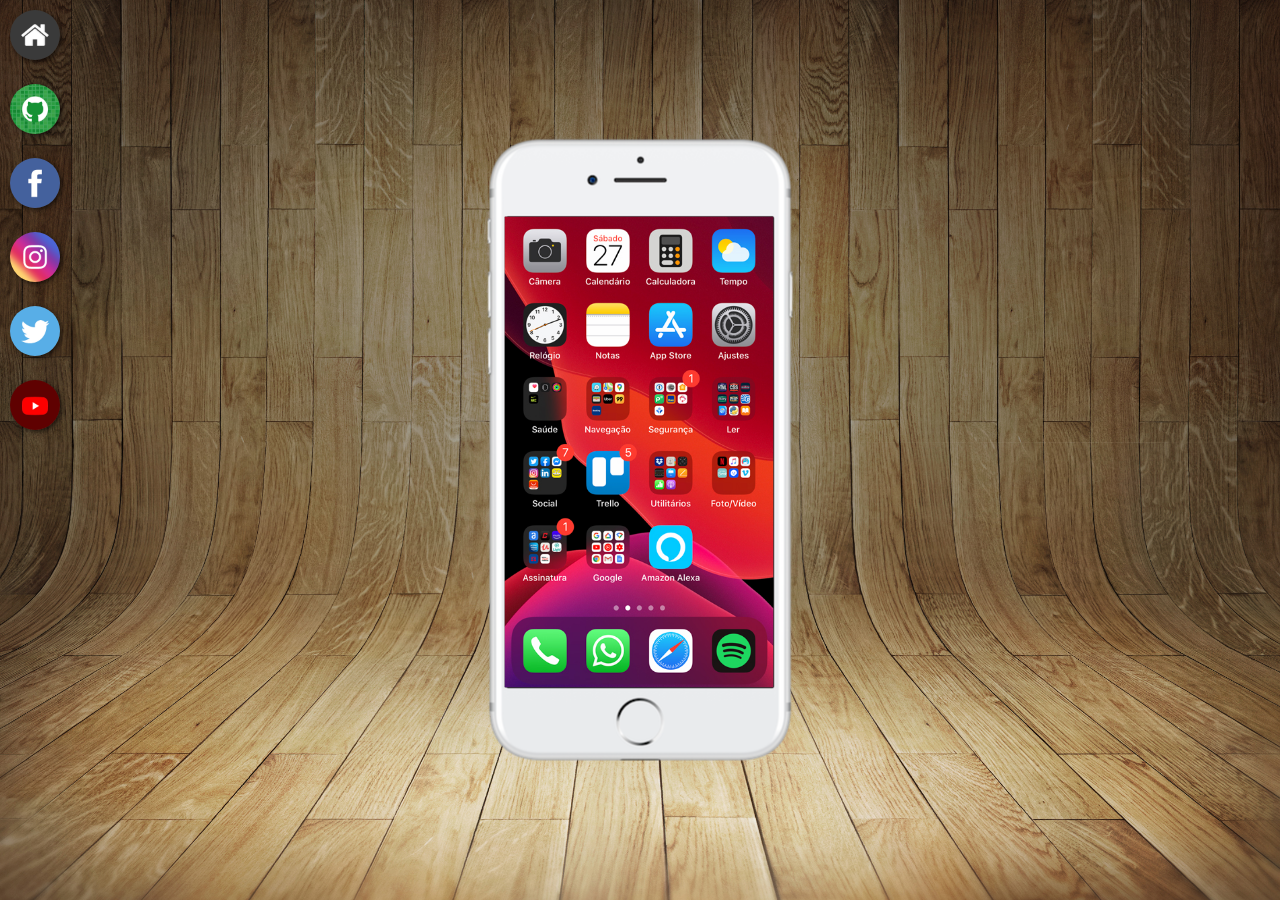
<file: index.html>
<!DOCTYPE html>
<html lang="pt-br">
<head>
    <meta charset="UTF-8">
    <meta http-equiv="X-UA-Compatible" content="IE=edge">
    <meta name="viewport" content="width=device-width, initial-scale=1.0">
    <title>Redes Sociais</title>
    <link rel="shortcut icon" href="favicon.ico" type="image/x-icon">
    <link rel="stylesheet" href="estilos/style.css">
   
</head>
<body>
    <main>
        <section id="telefone">
             <iframe src="home.html"name=tela id="tela" frameborder="0"></iframe>
        </section>
        <section id="redesociais">
            <a href="home.html" target="tela"><img src="imagens/logo-home.jpg" alt="Tela de Inicio"></a><br>
            <a href="github.html" target="tela"><img src="imagens/logo-github.jpg" alt="Site GitHub"></a><br>
            <a href="facebook.html" target="tela"><img src="imagens/logo-facebook.jpg" alt="Site Facebook"></a><br>
            <a href="instagram.html" target="tela"><img src="imagens/logo-instagram.jpg" alt="Site Instagram"></a><br>
            <a href="twitter.html" target="tela"><img src="imagens/logo-twitter.jpg" alt="Site Twitter"></a><br>
            <a href="youtube.html" target="tela"><img src="imagens/logo-youtube.jpg" alt="Site Youtube"></a>

        </section>
    </main>
  
</body>
</html>
</file>
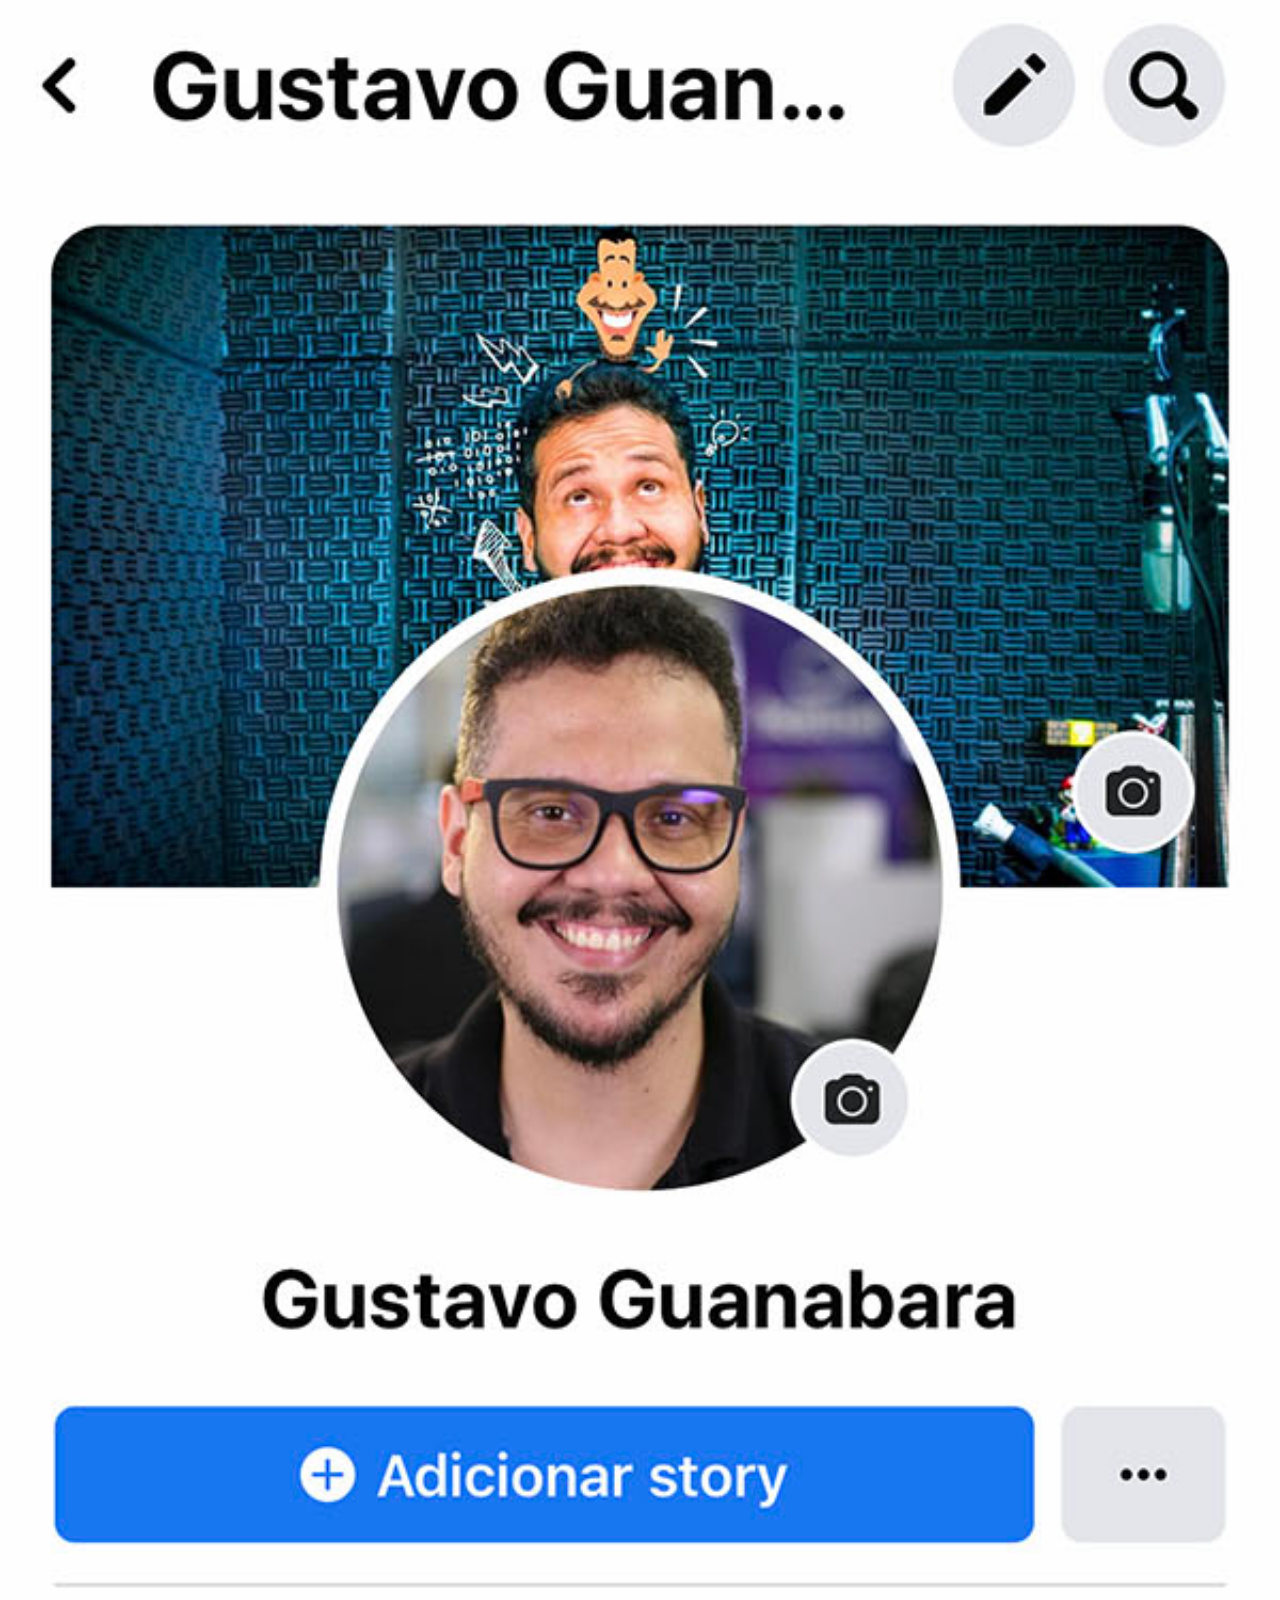
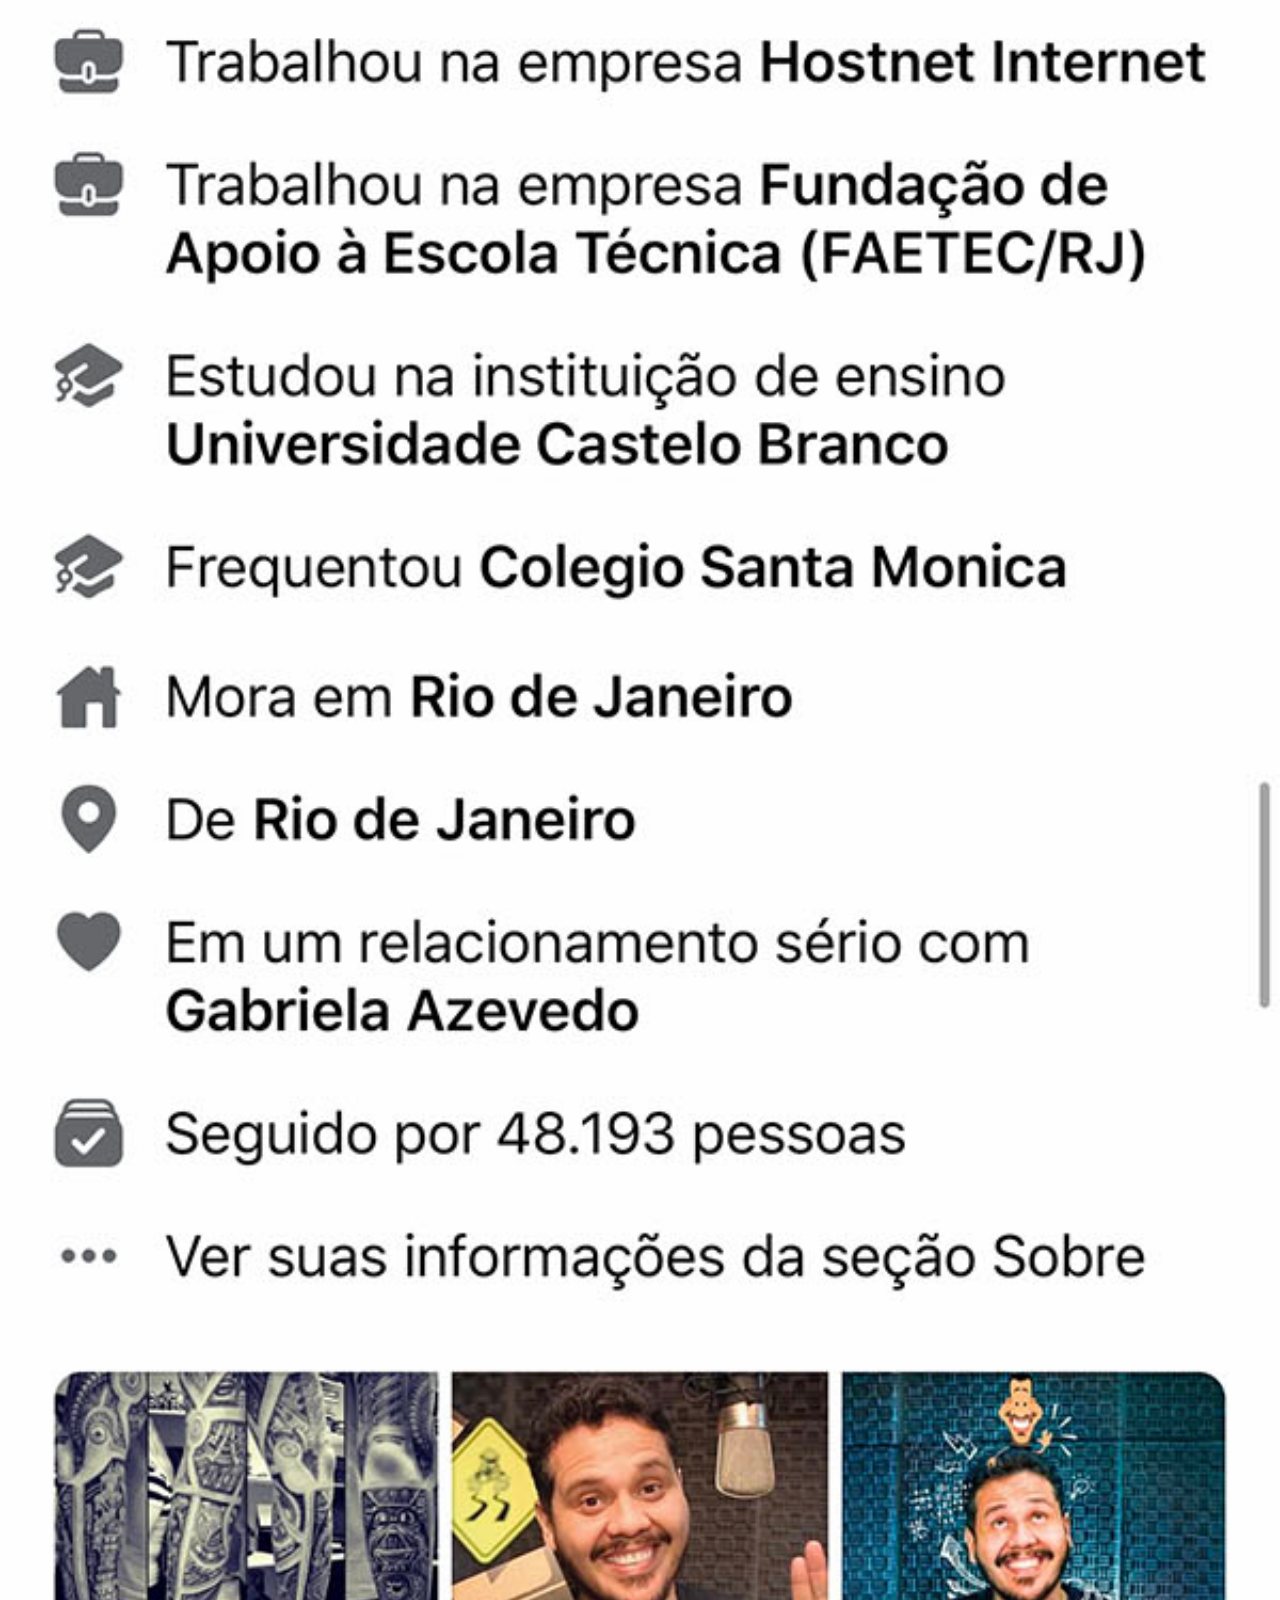
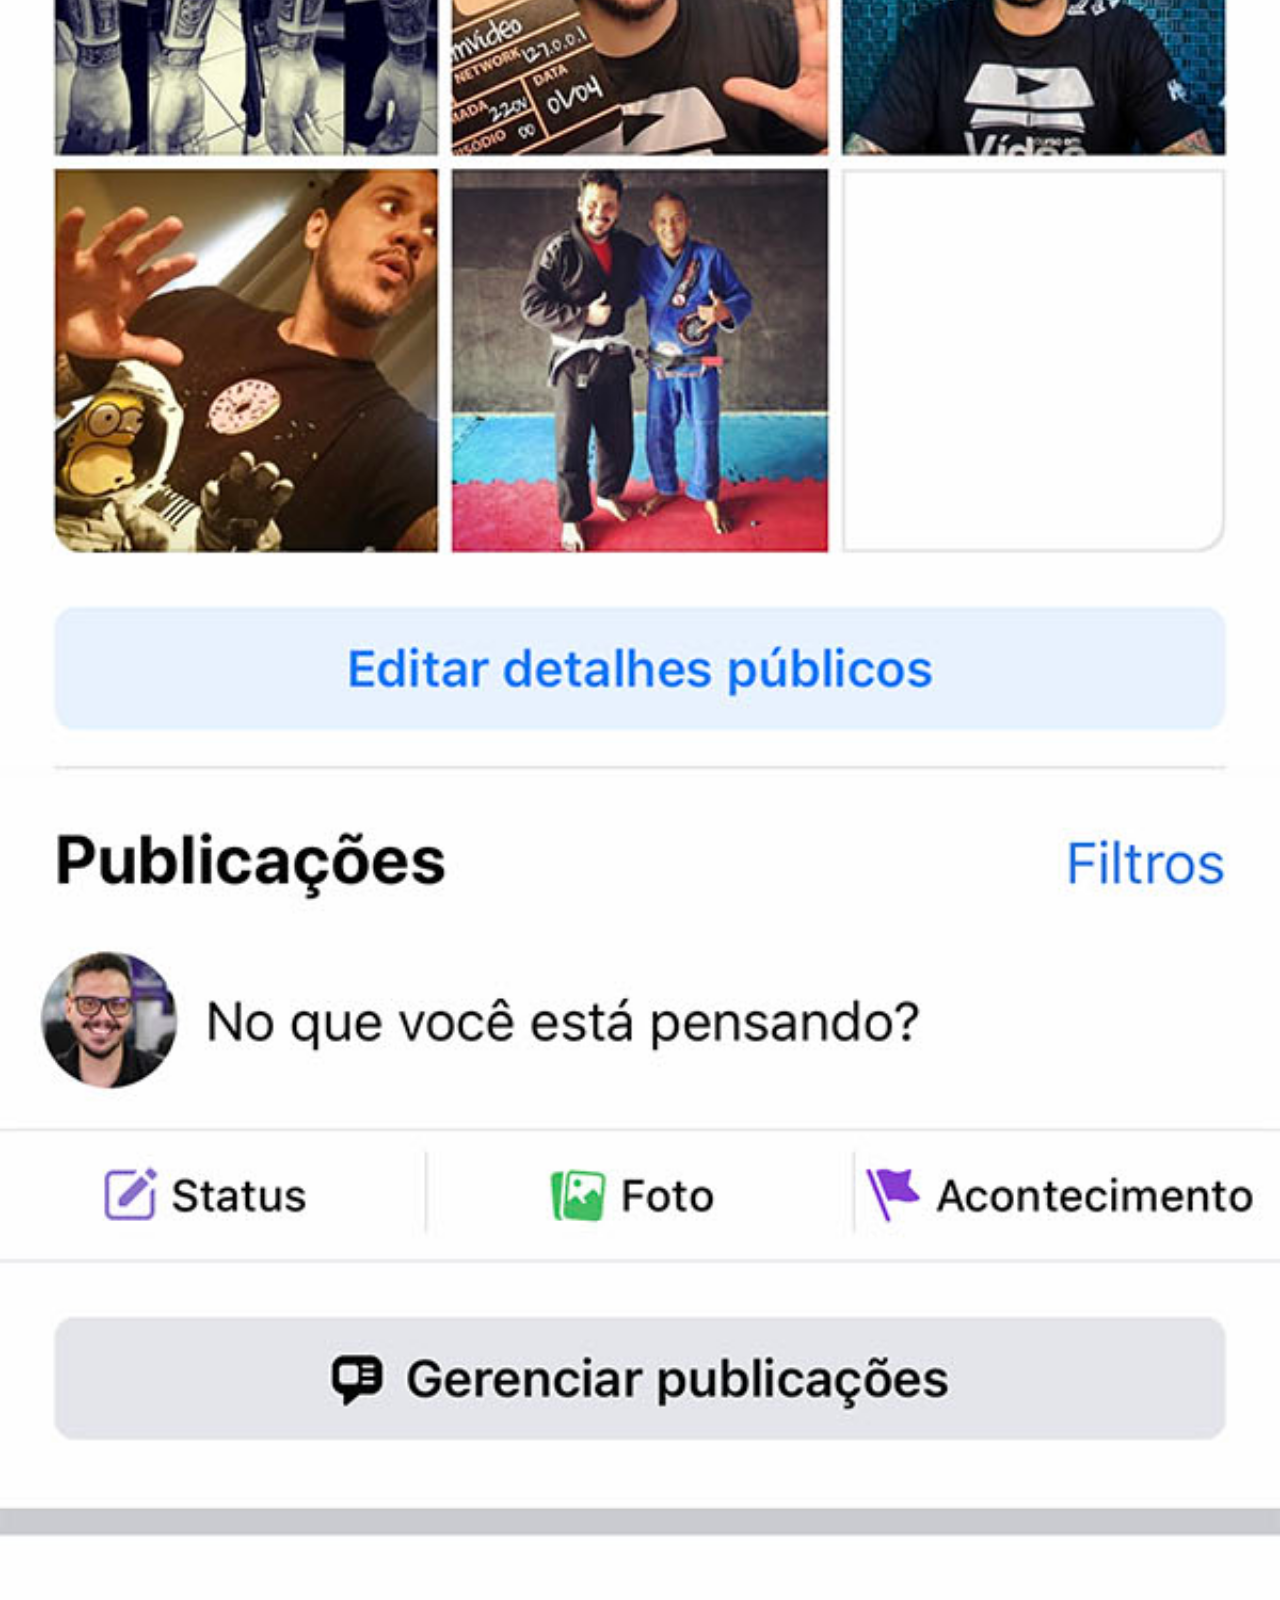
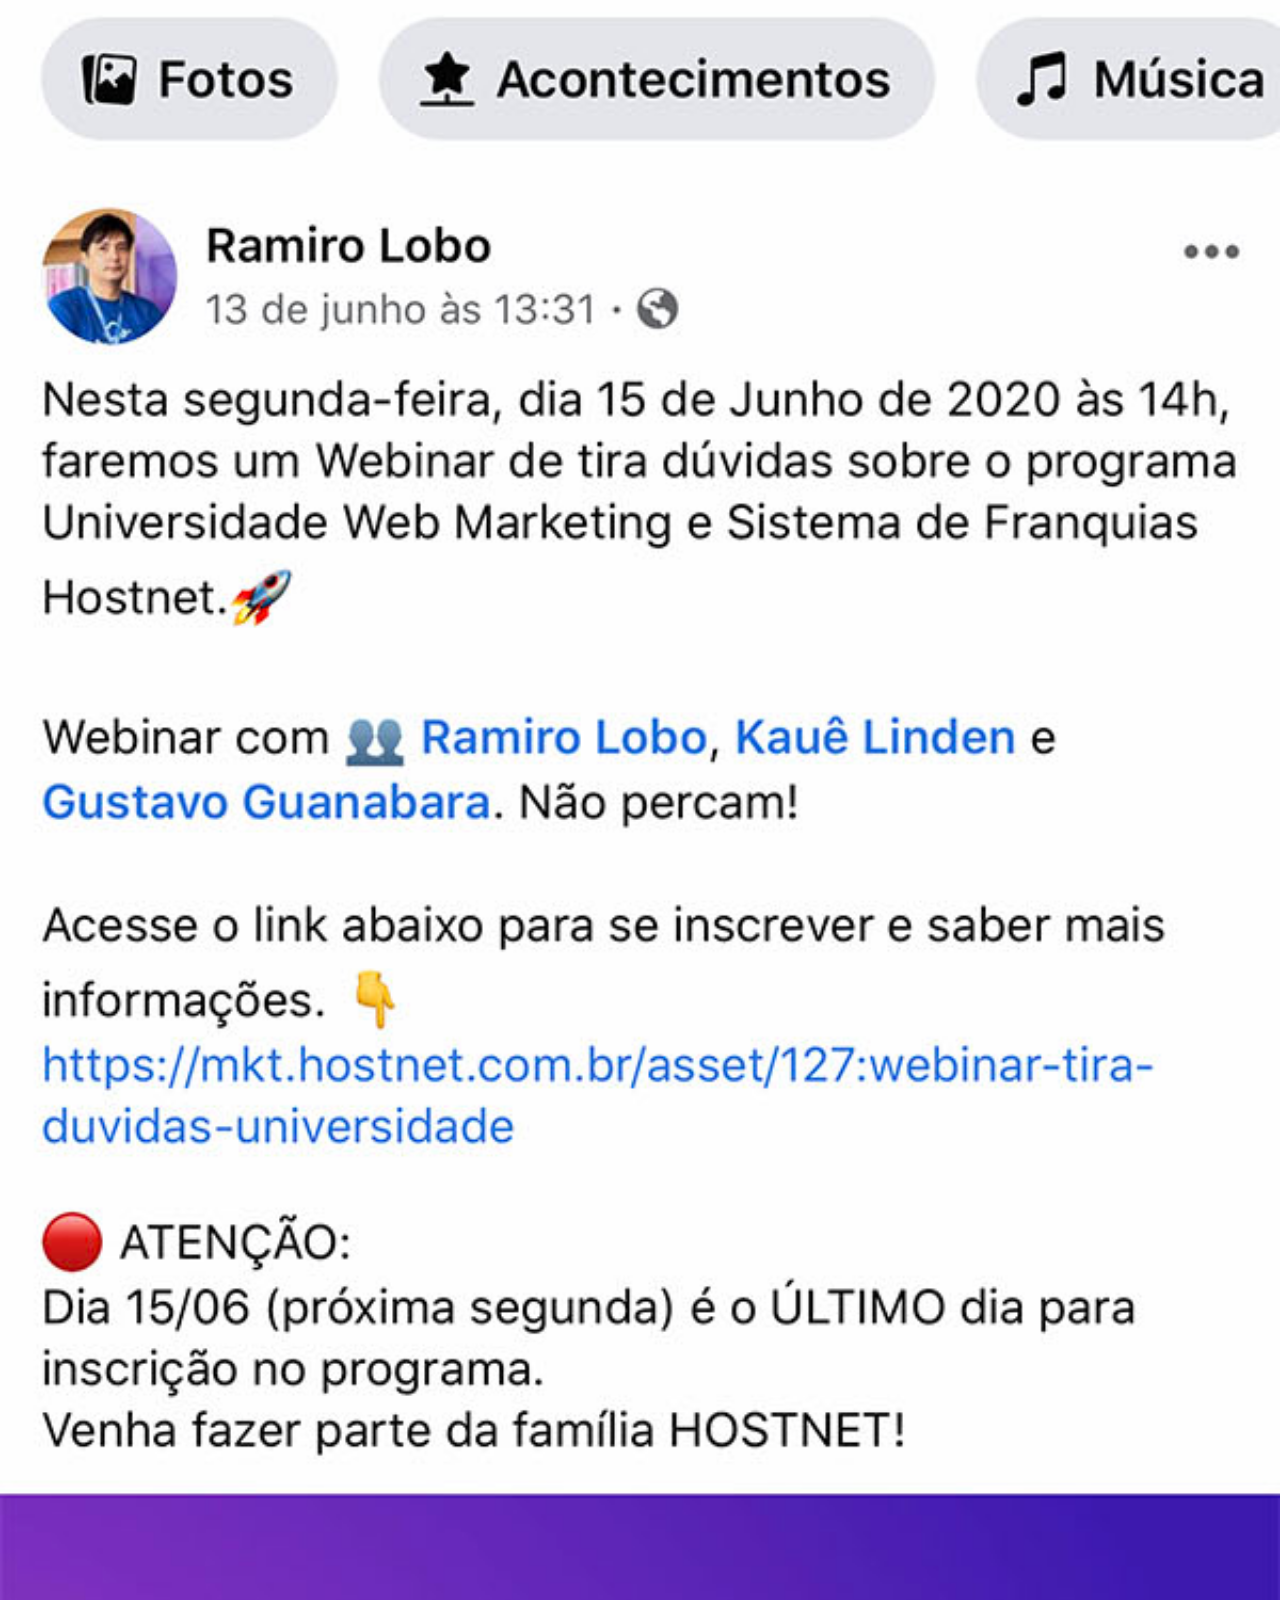
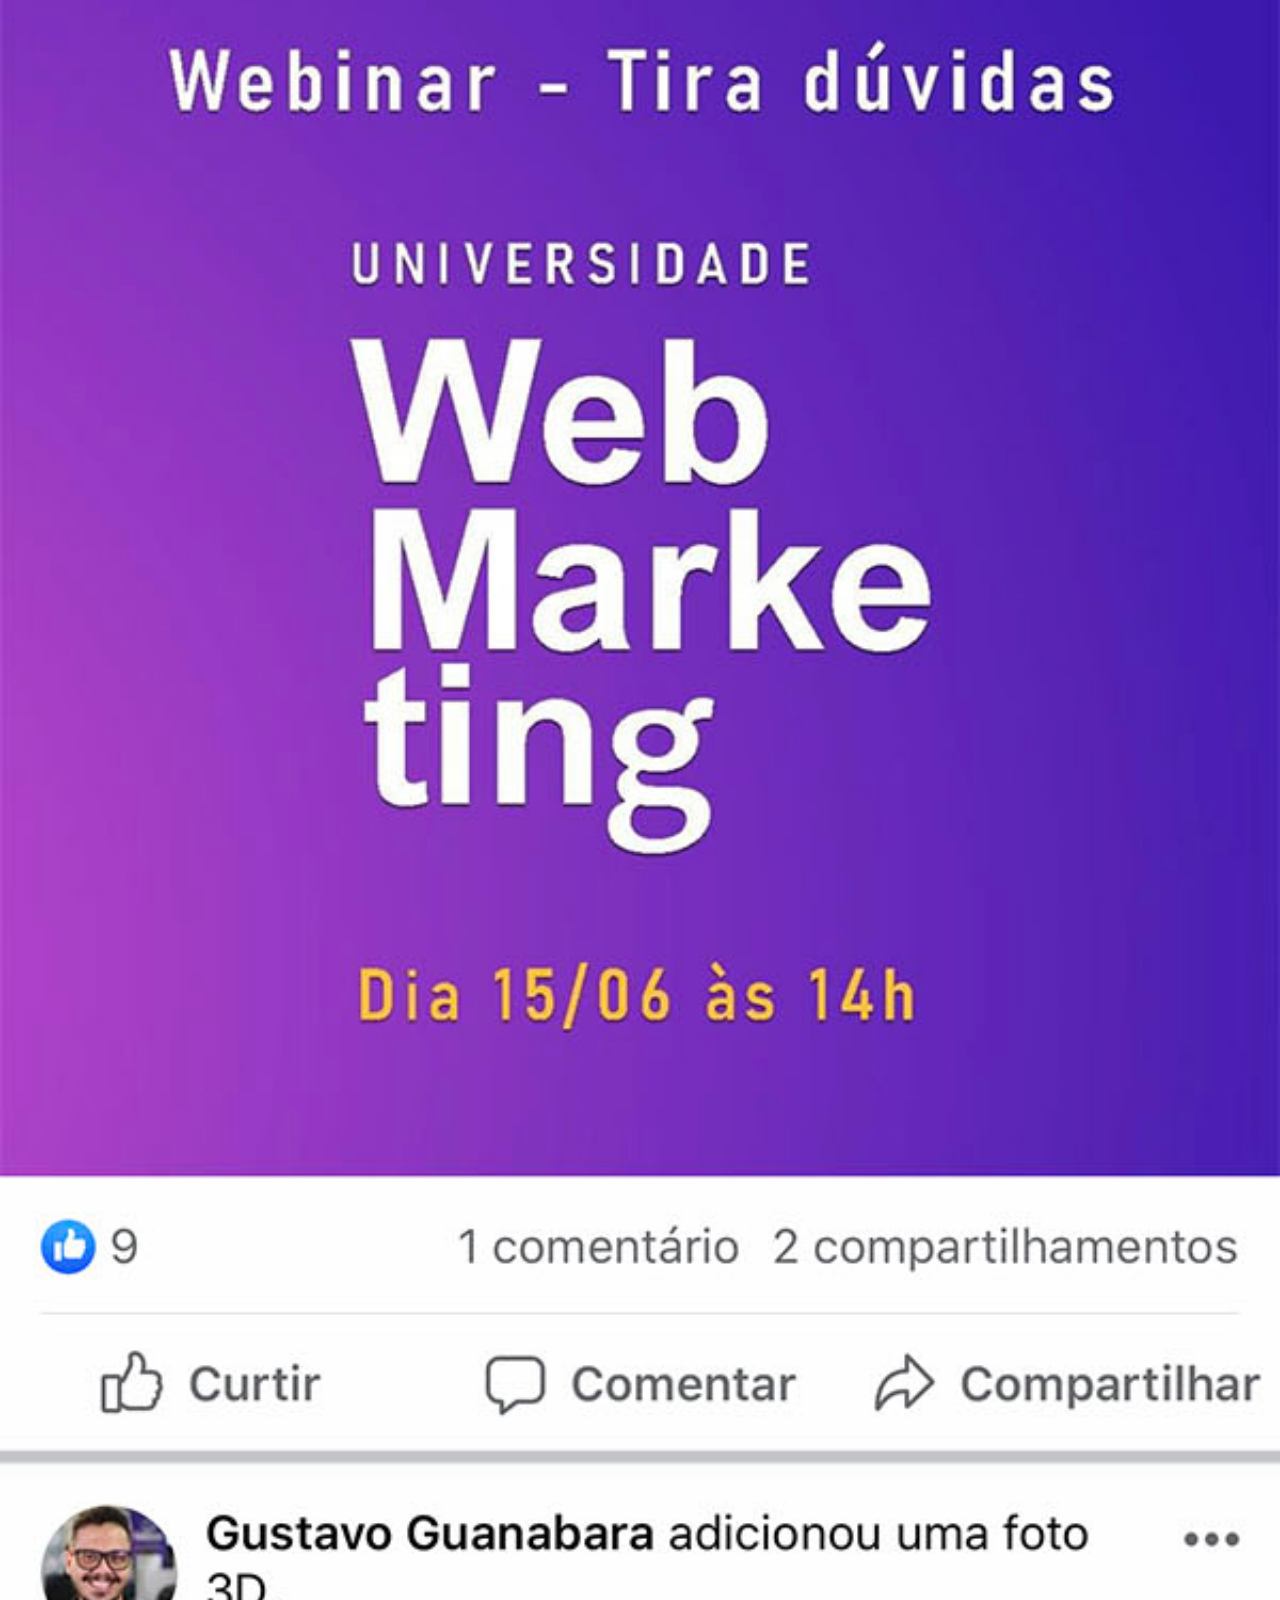
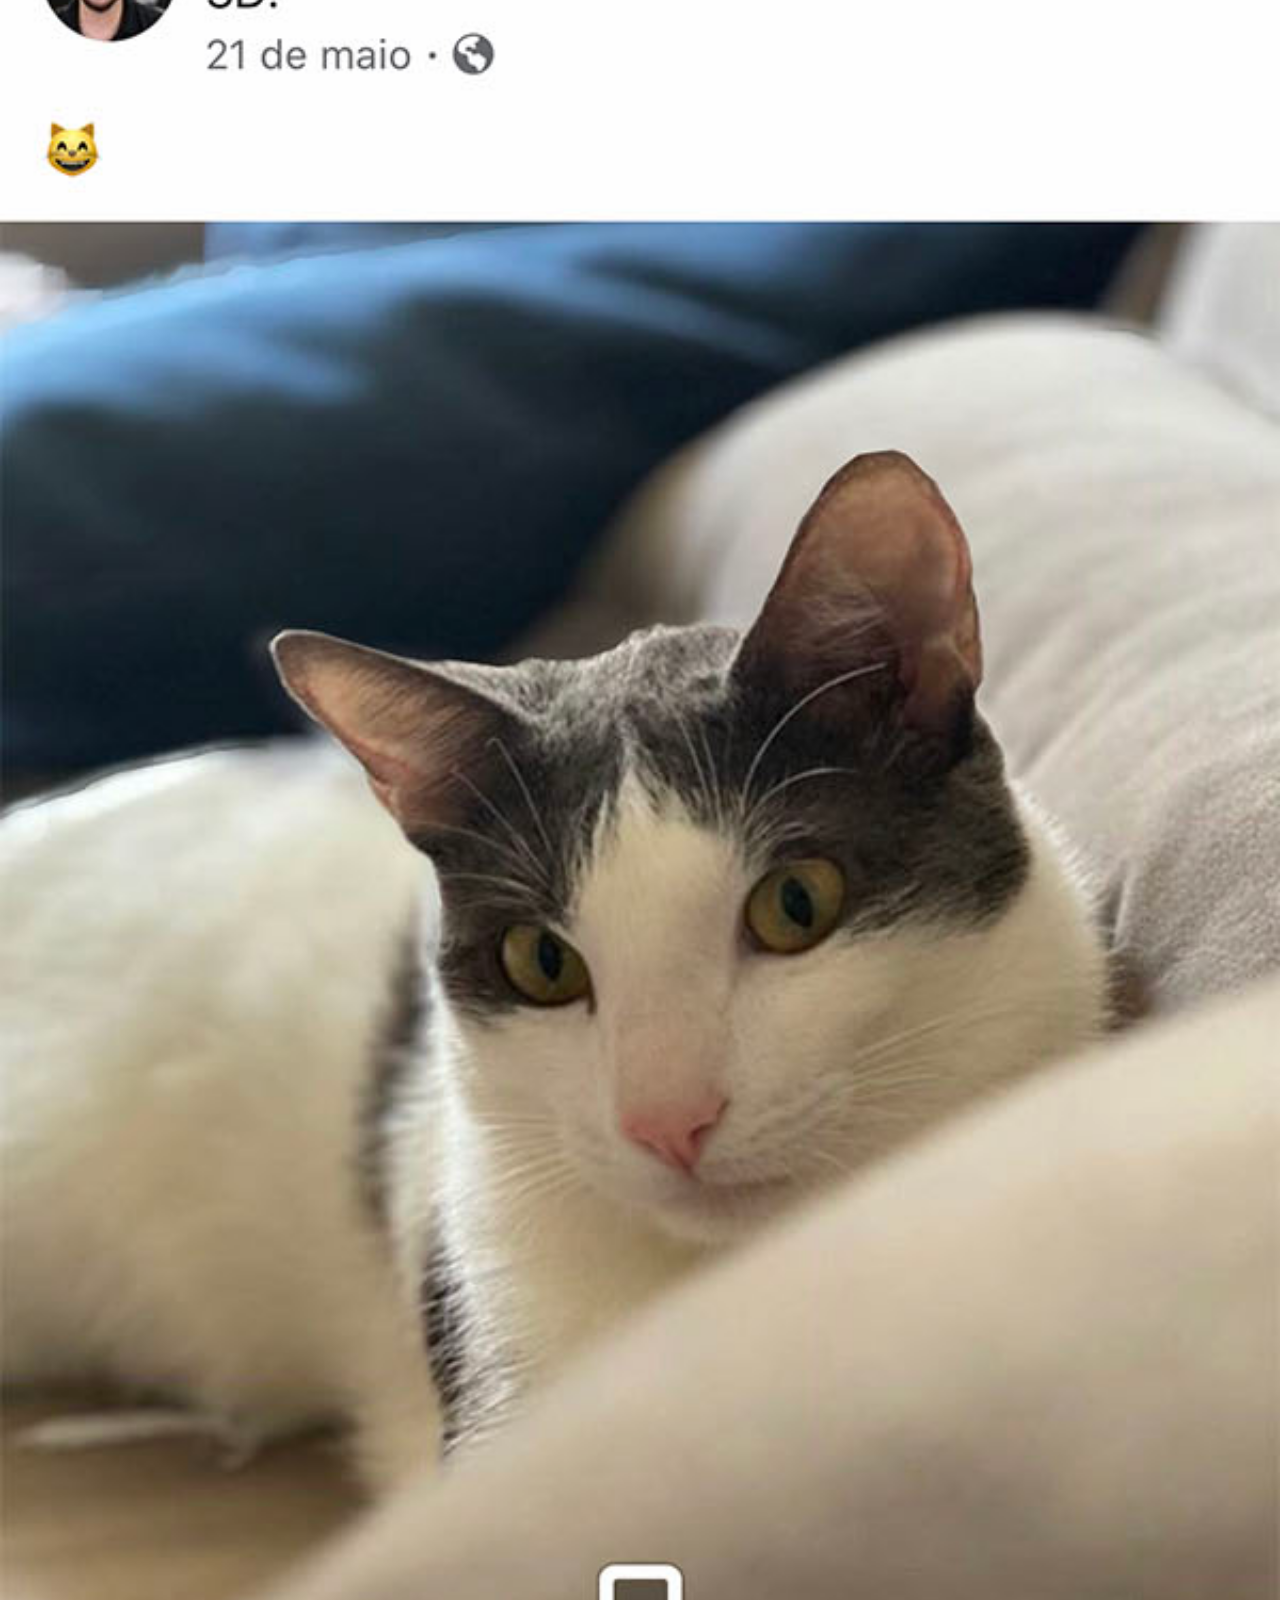
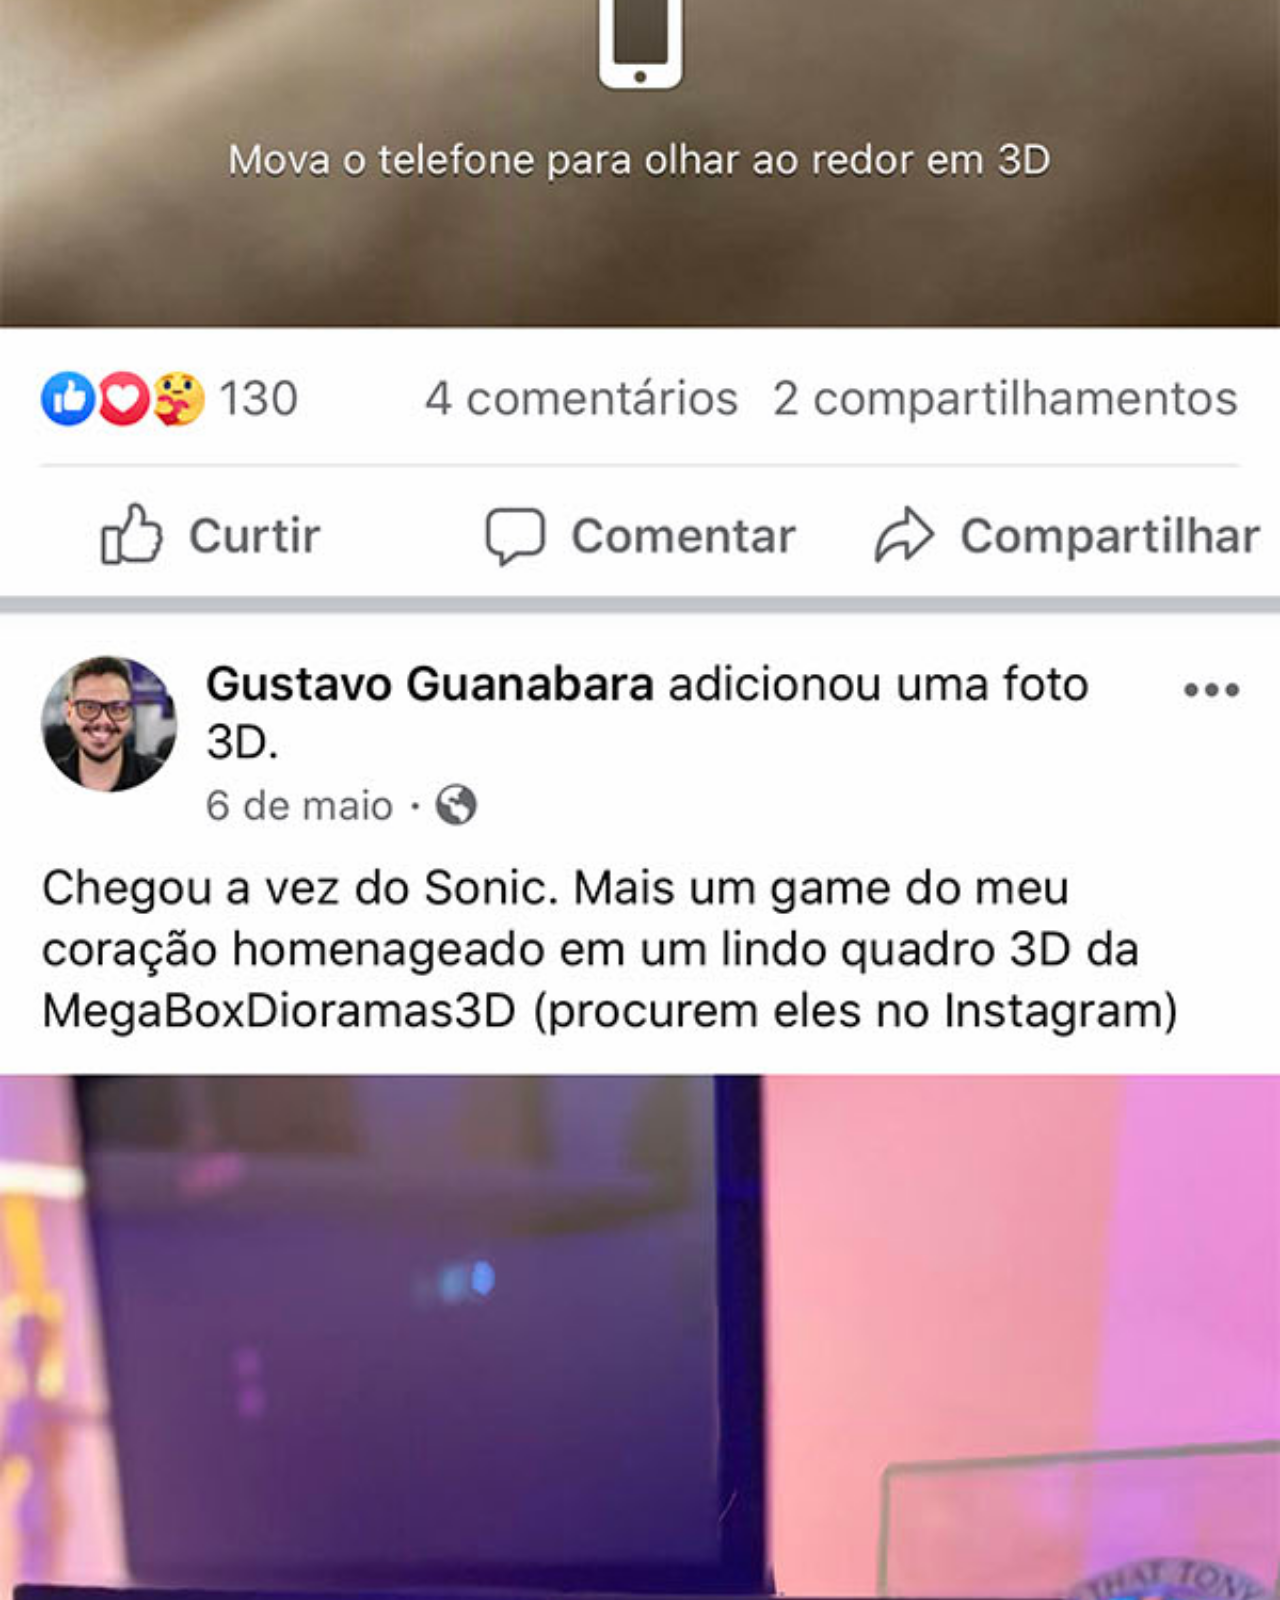
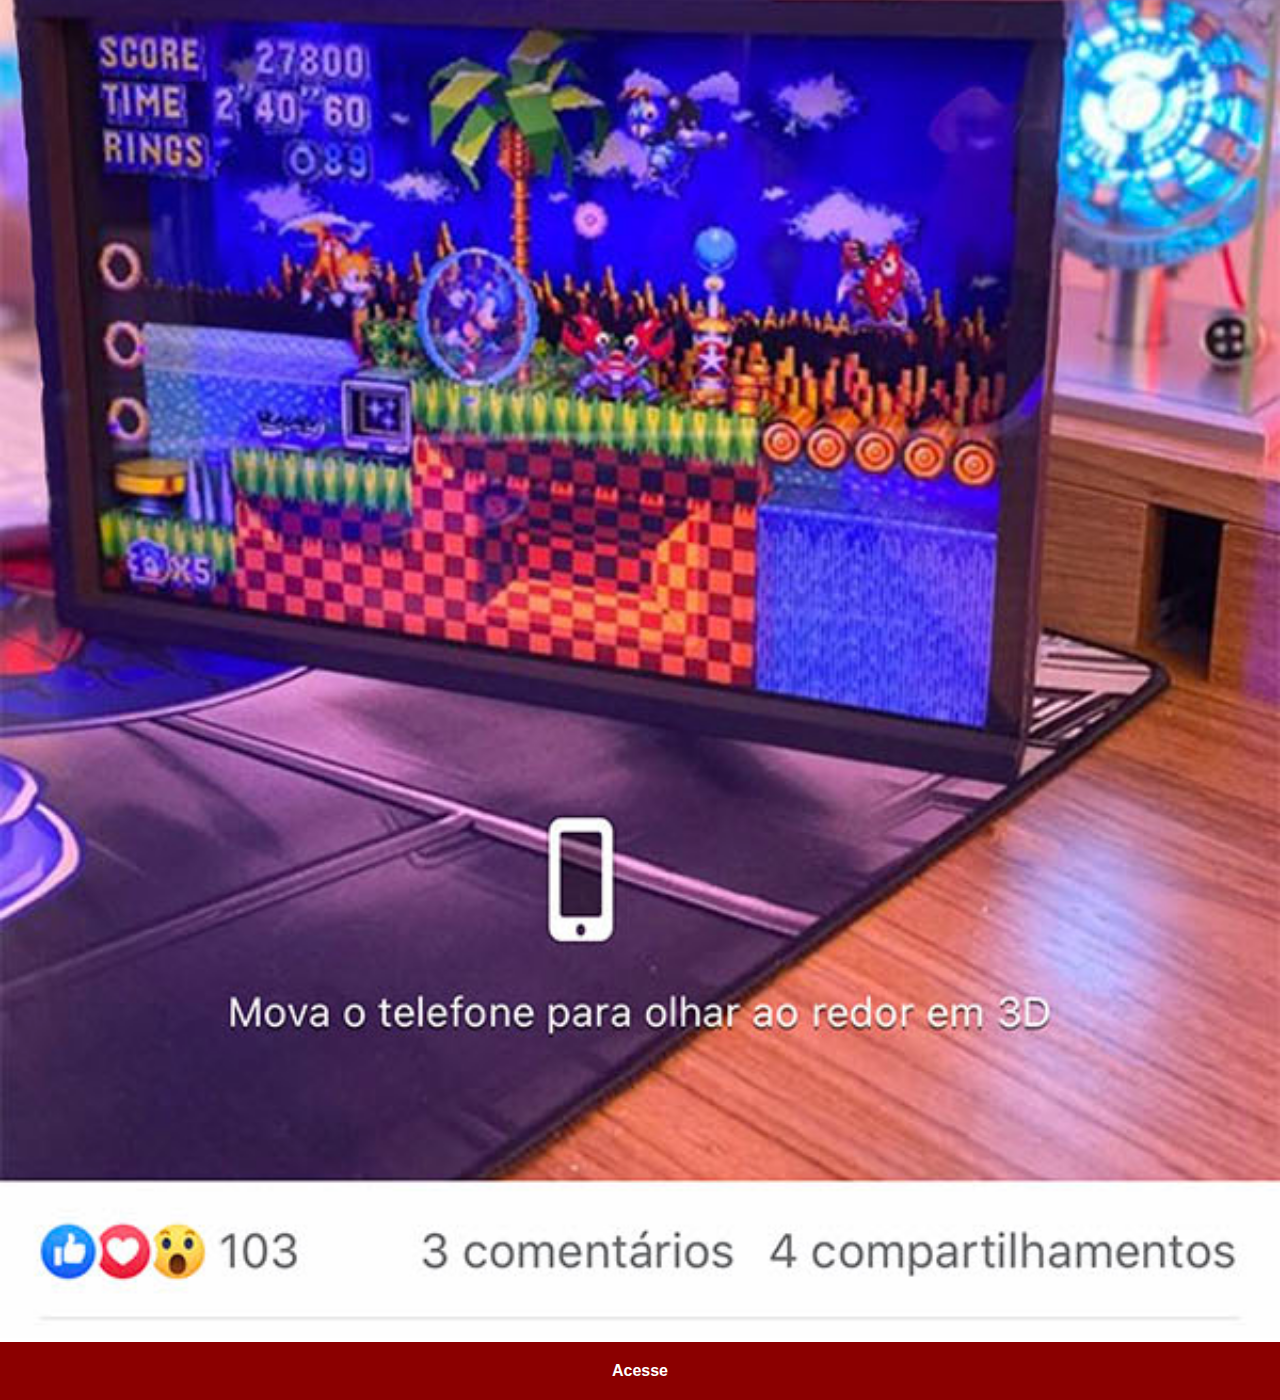
<file: facebook.html>
<!DOCTYPE html>
<html lang="pt-br">
<head>
    <meta charset="UTF-8">
    <meta http-equiv="X-UA-Compatible" content="IE=edge">
    <meta name="viewport" content="width=device-width, initial-scale=1.0">
    <title>Facebook</title>
    <link rel="stylesheet" href="estilos/social.css">
</head>
<body>
    <img src="imagens/tela-facebook.jpg" alt="Facebook">
    <a href="https://www.facebook.com/" target="_blank">Acesse</a>
</body>
</html>
</file>
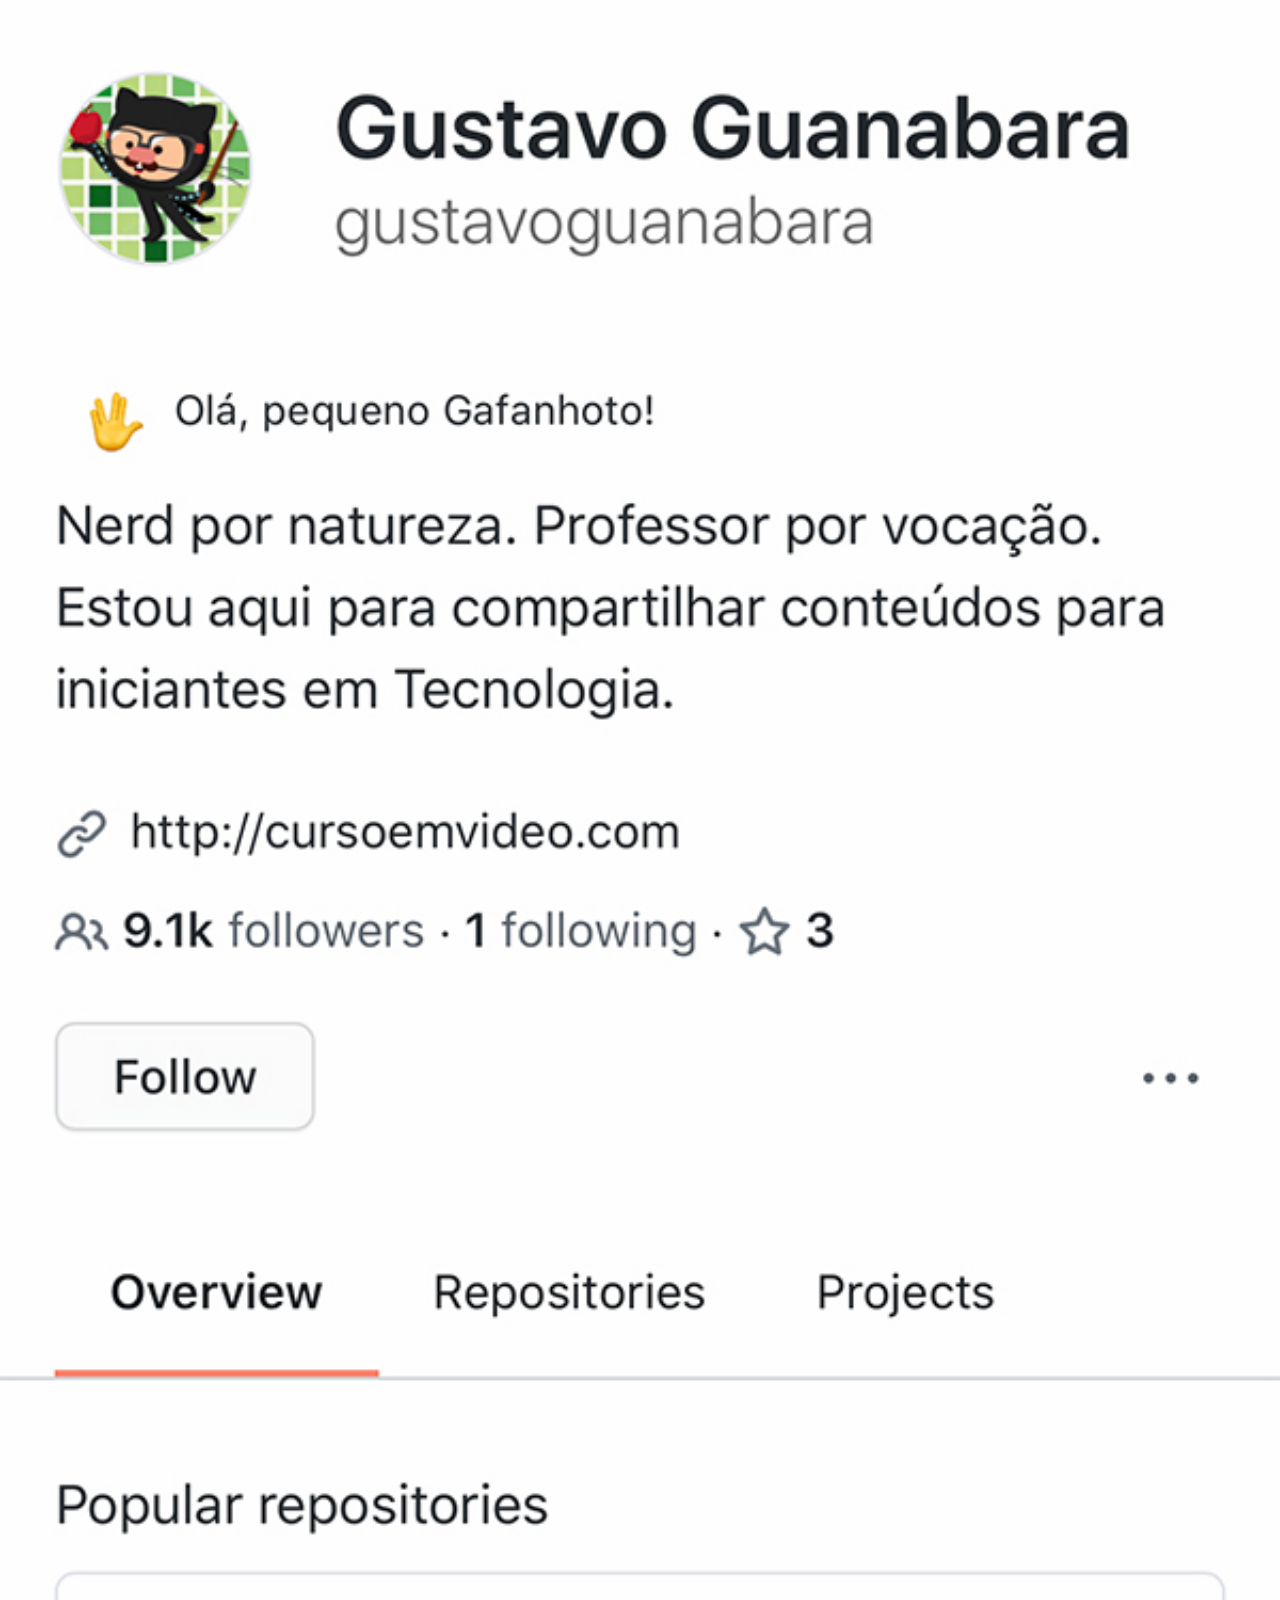
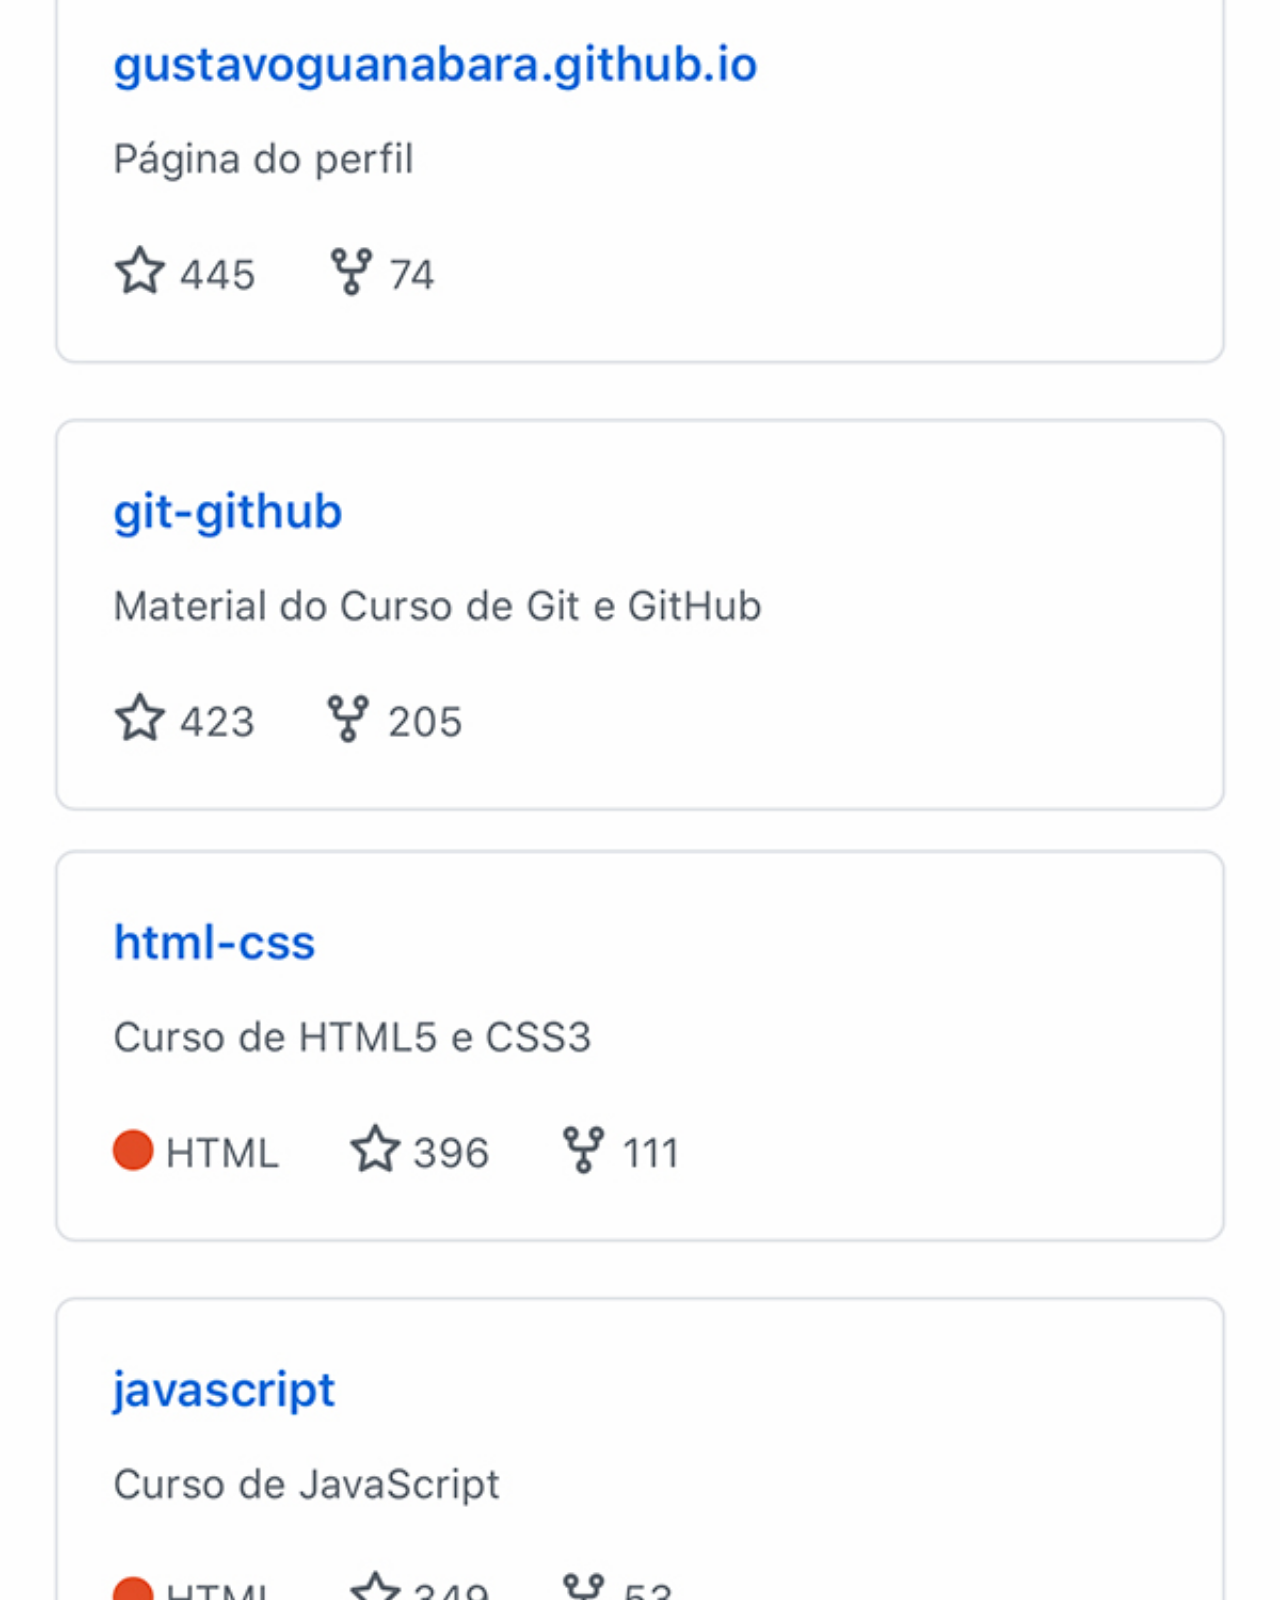
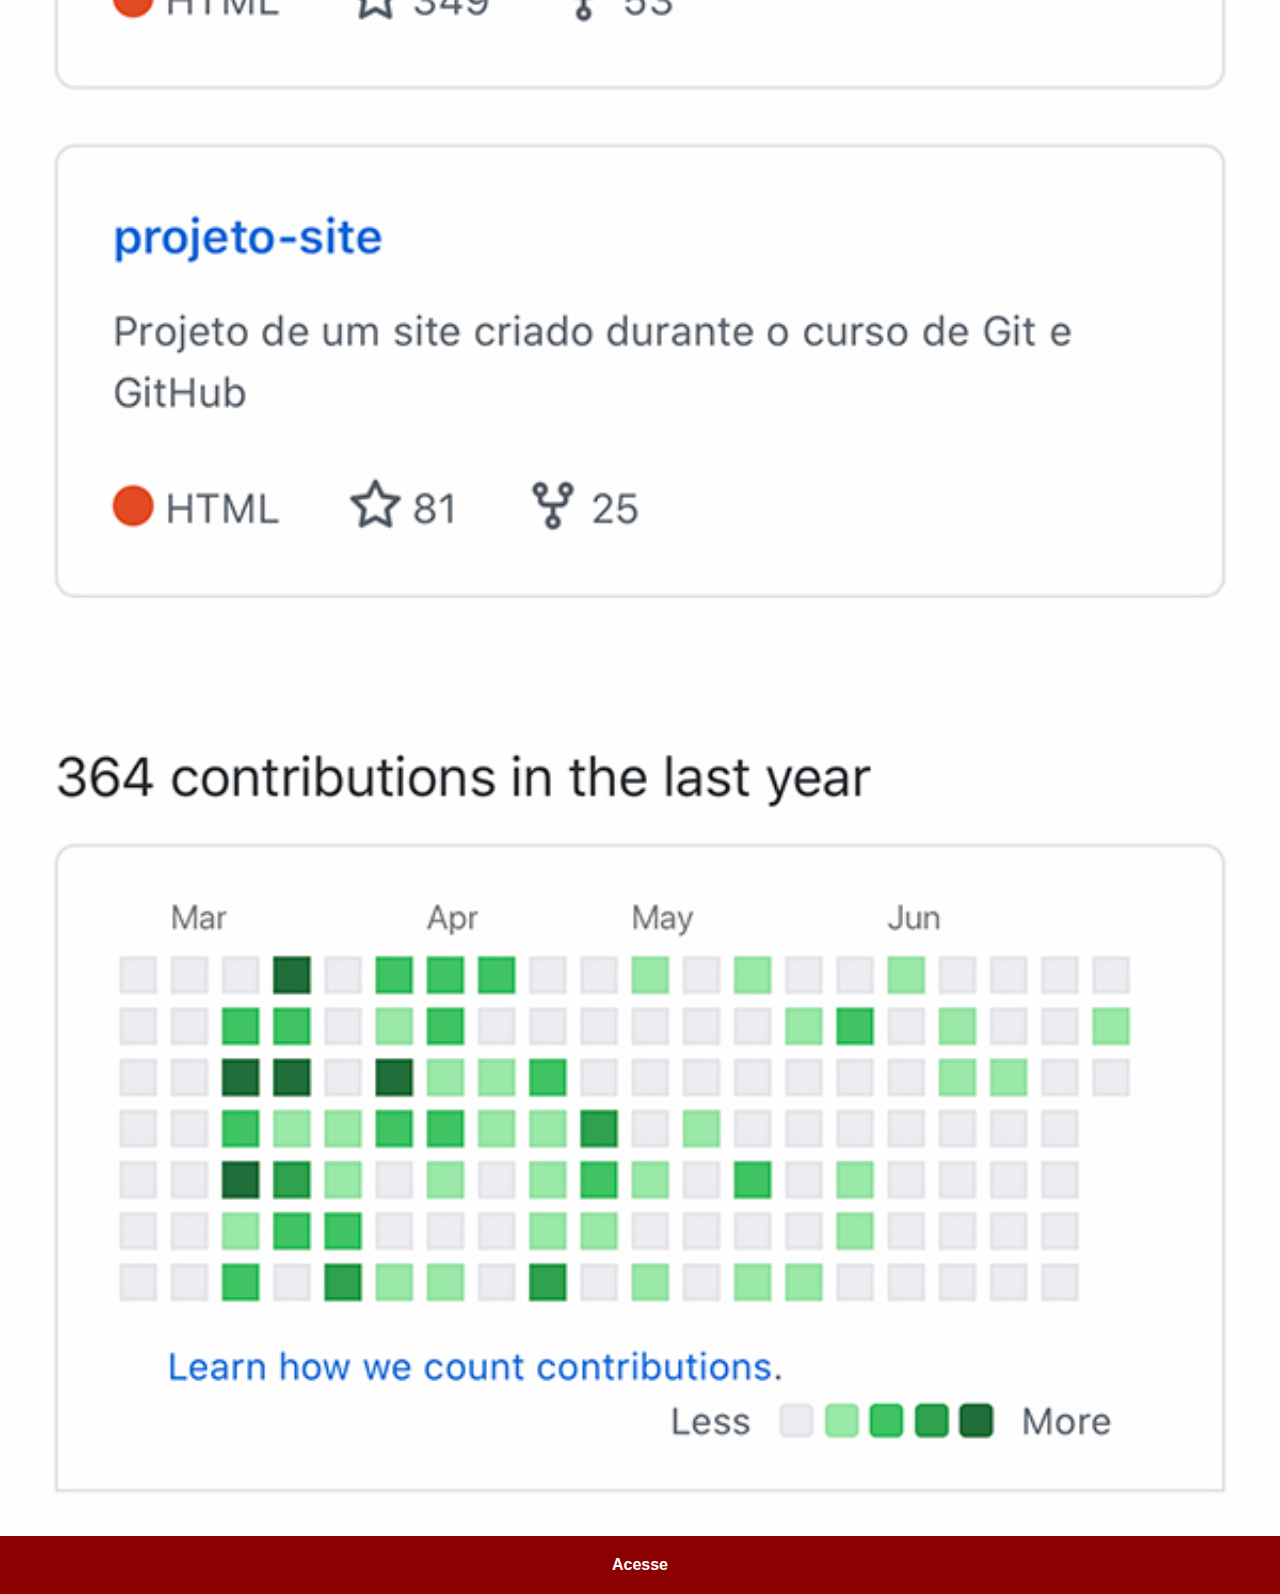
<file: github.html>
<!DOCTYPE html>
<html lang="pt-br">
<head>
    <meta charset="UTF-8">
    <meta http-equiv="X-UA-Compatible" content="IE=edge">
    <meta name="viewport" content="width=device-width, initial-scale=1.0">
    <title>GitHub</title>
    <link rel="stylesheet" href="estilos/social.css">
</head>
<body>
    <img src="imagens/tela-github.jpg" alt="GitHub">
    <a href="https://github.com/" target="_blank" >Acesse</a>
</body>
</html>
</file>
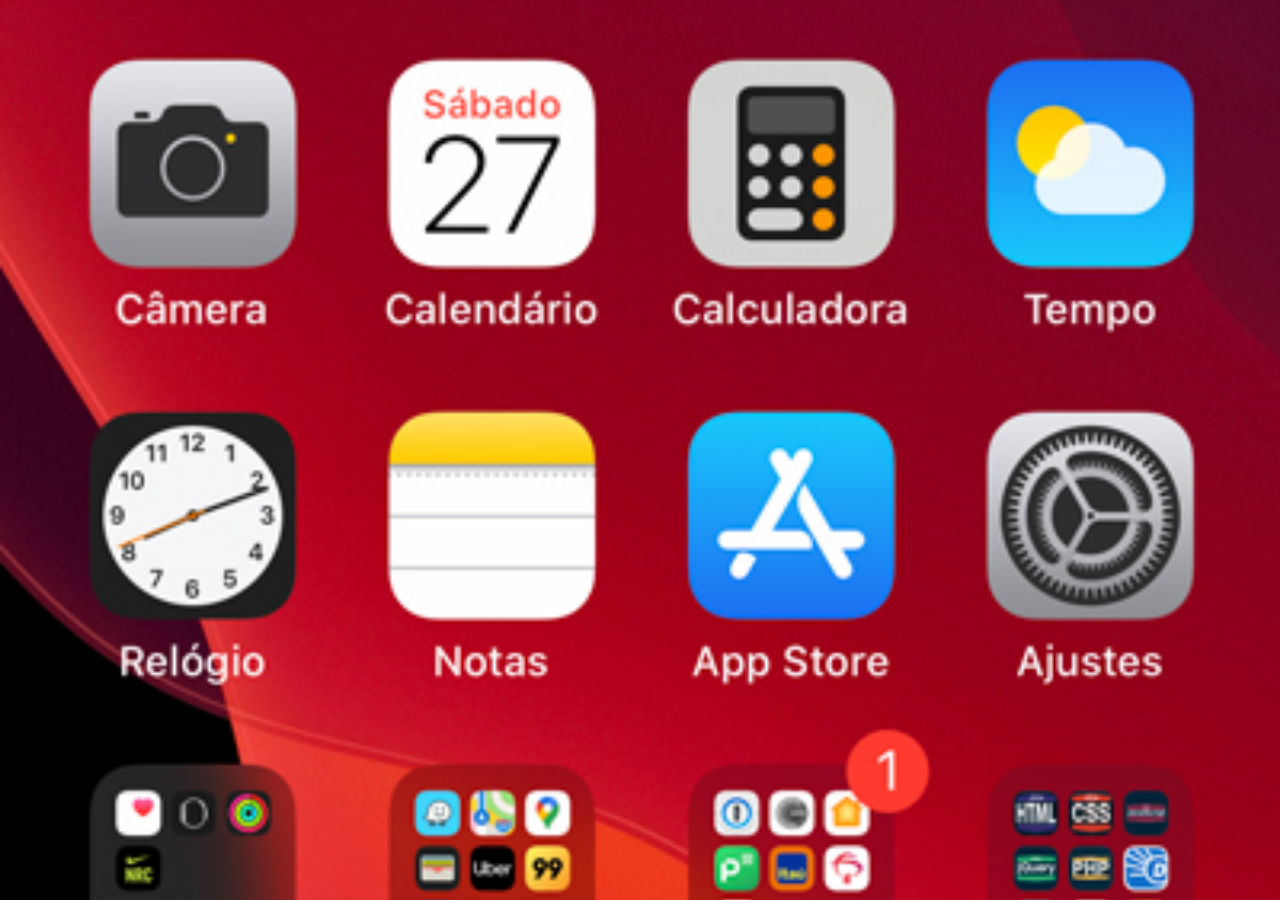
<file: home.html>
<!DOCTYPE html>
<html lang="pt-br">
<head>
    <meta charset="UTF-8">
    <meta http-equiv="X-UA-Compatible" content="IE=edge">
    <meta name="viewport" content="width=device-width, initial-scale=1.0">
    <title>Home</title>
    <link rel="shortcut icon" href="imagens/favicon.ico" type="image/x-icon">
    <style>
        *{
            margin: 0px;
            padding: 0px;
        }

        body{
            width: 100vw;
            height: 100vh;
            background: black url('imagens/tela-home.jpg') no-repeat top center;
            background-size: cover ;
        }
    </style>
</head>
<body>
    
</body>
</html>
</file>
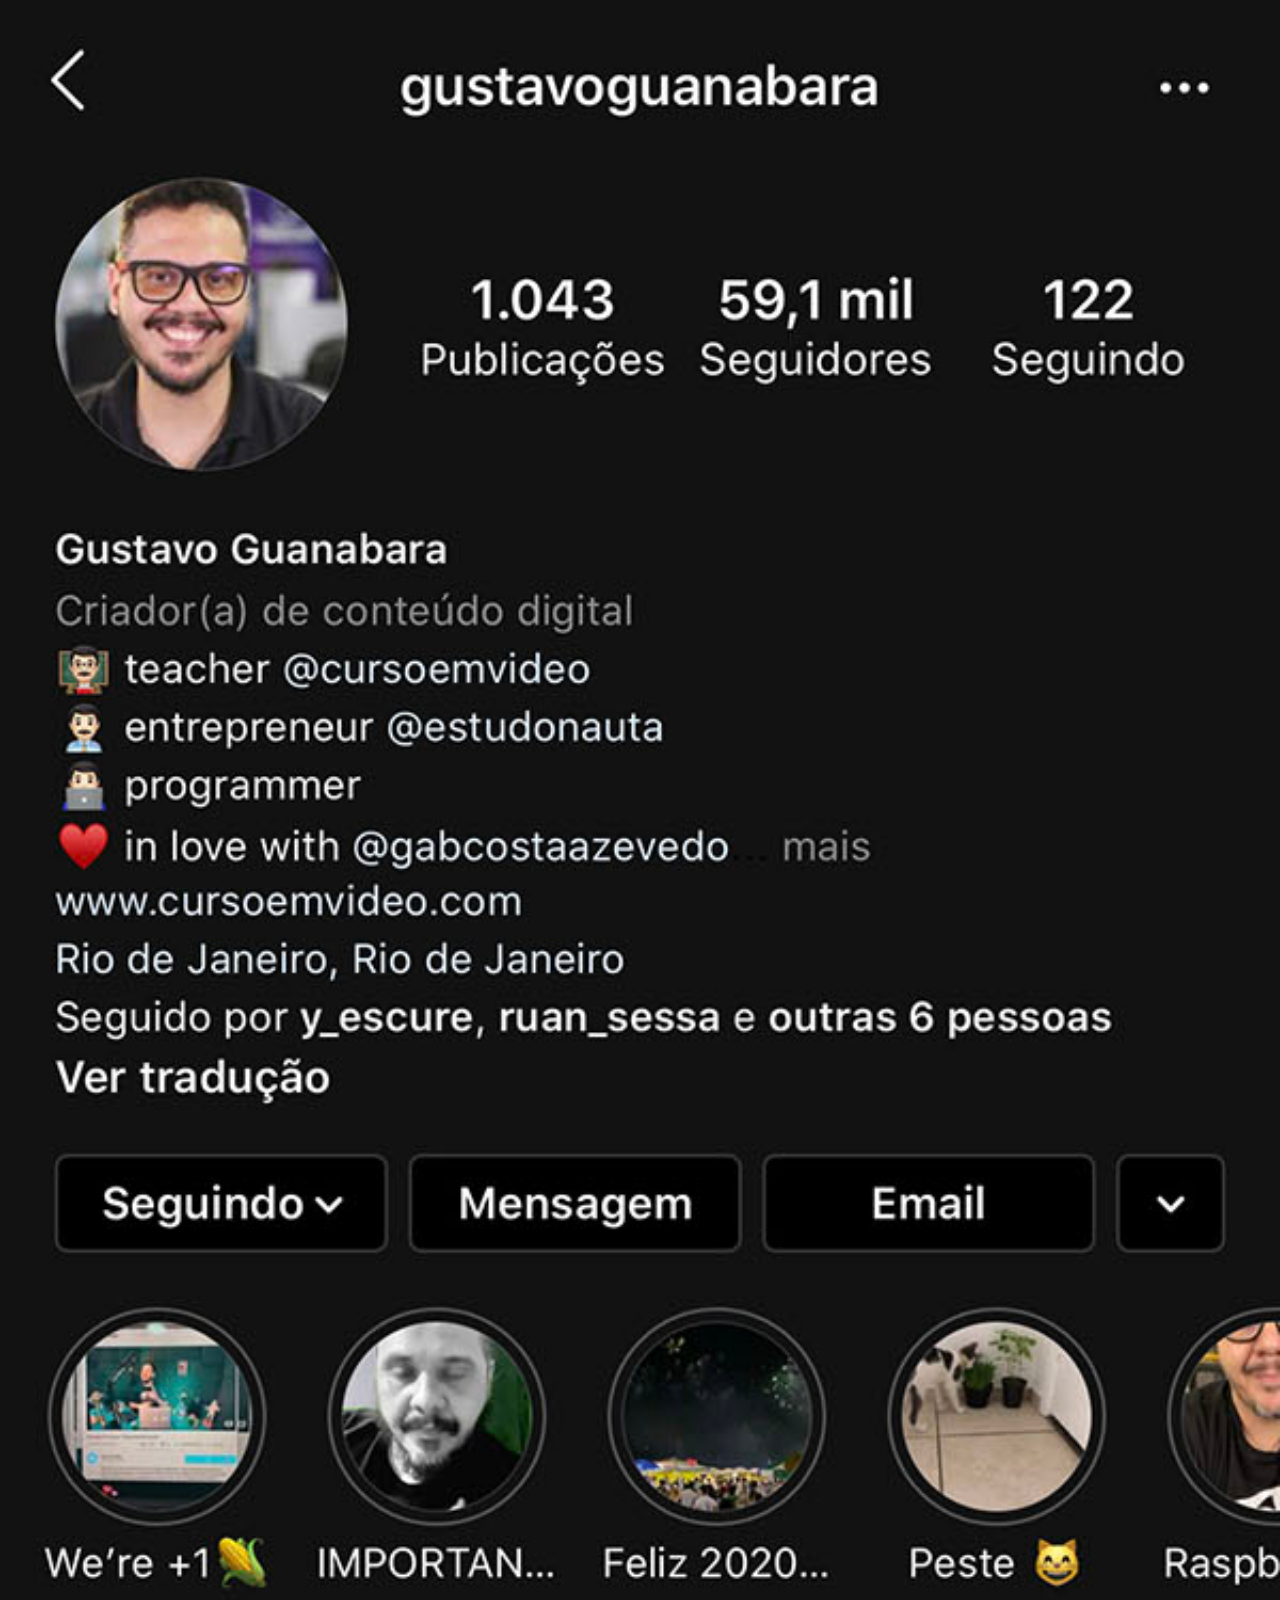
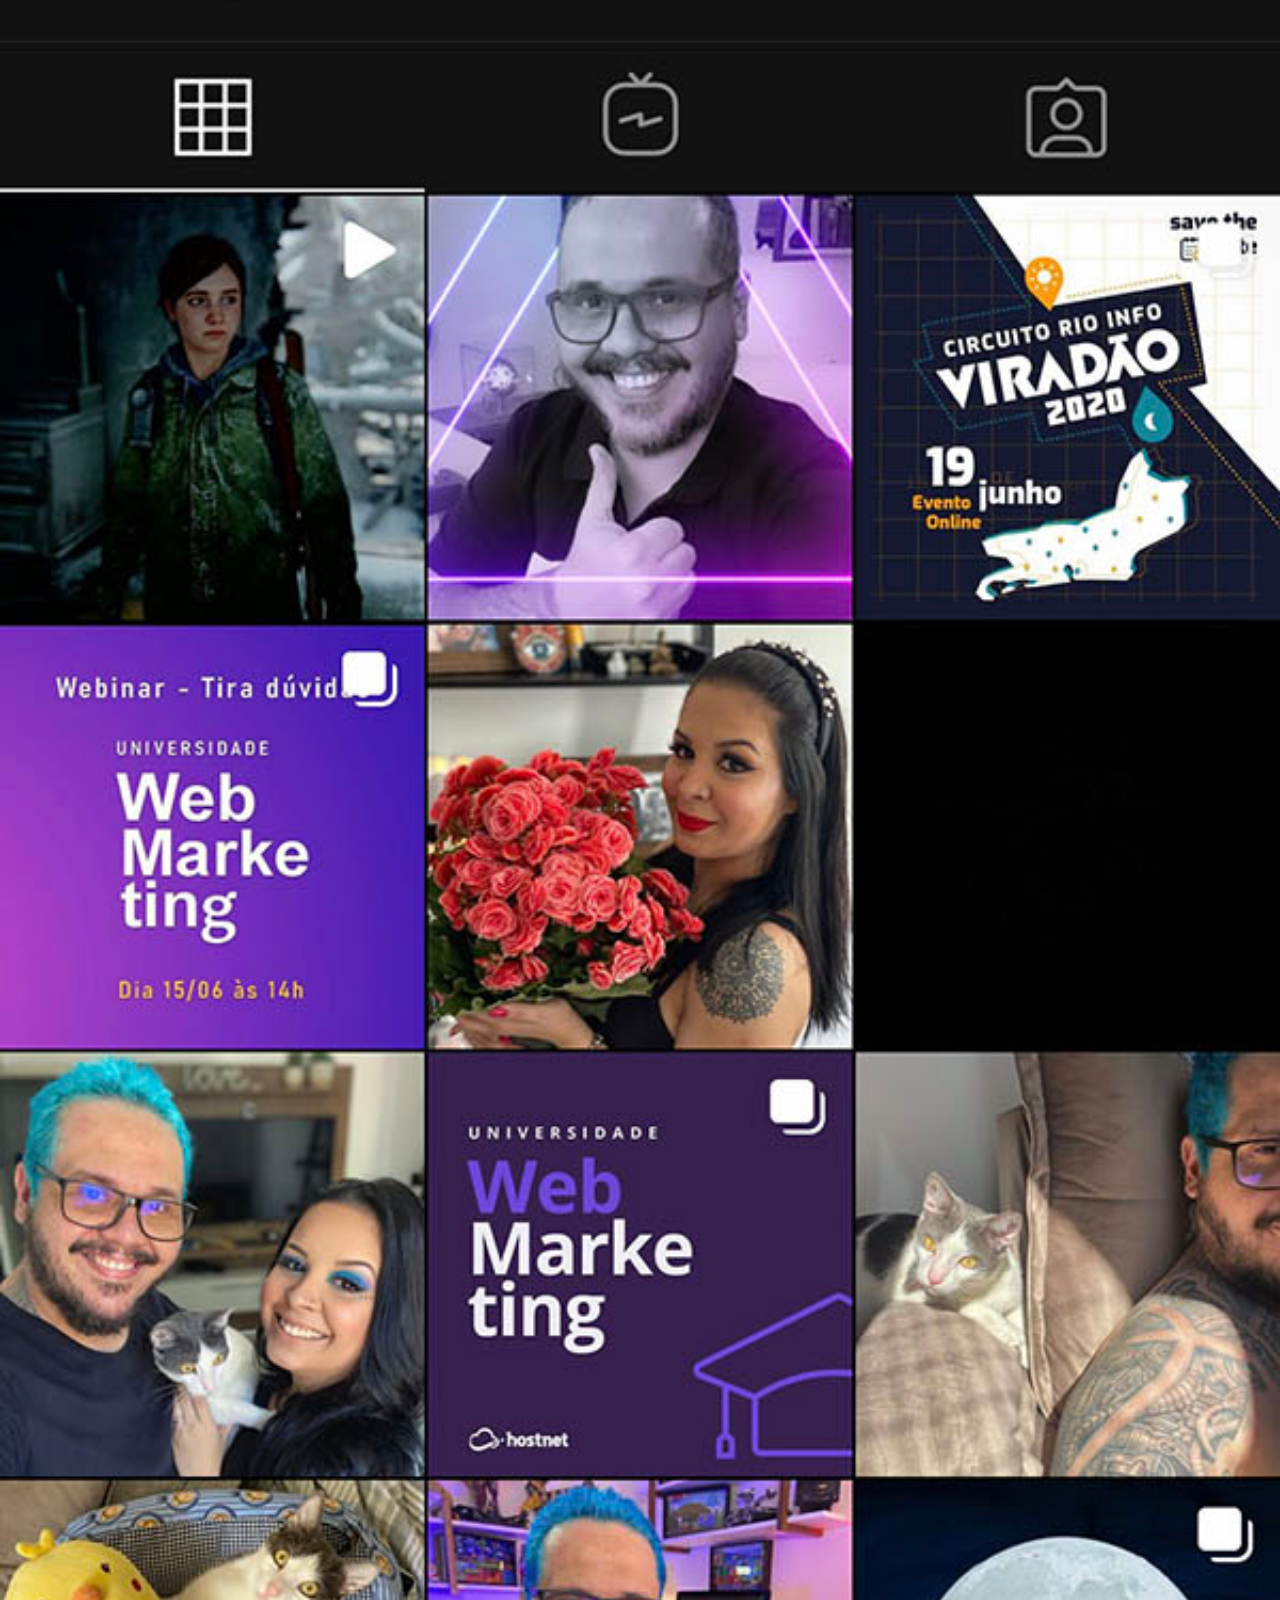
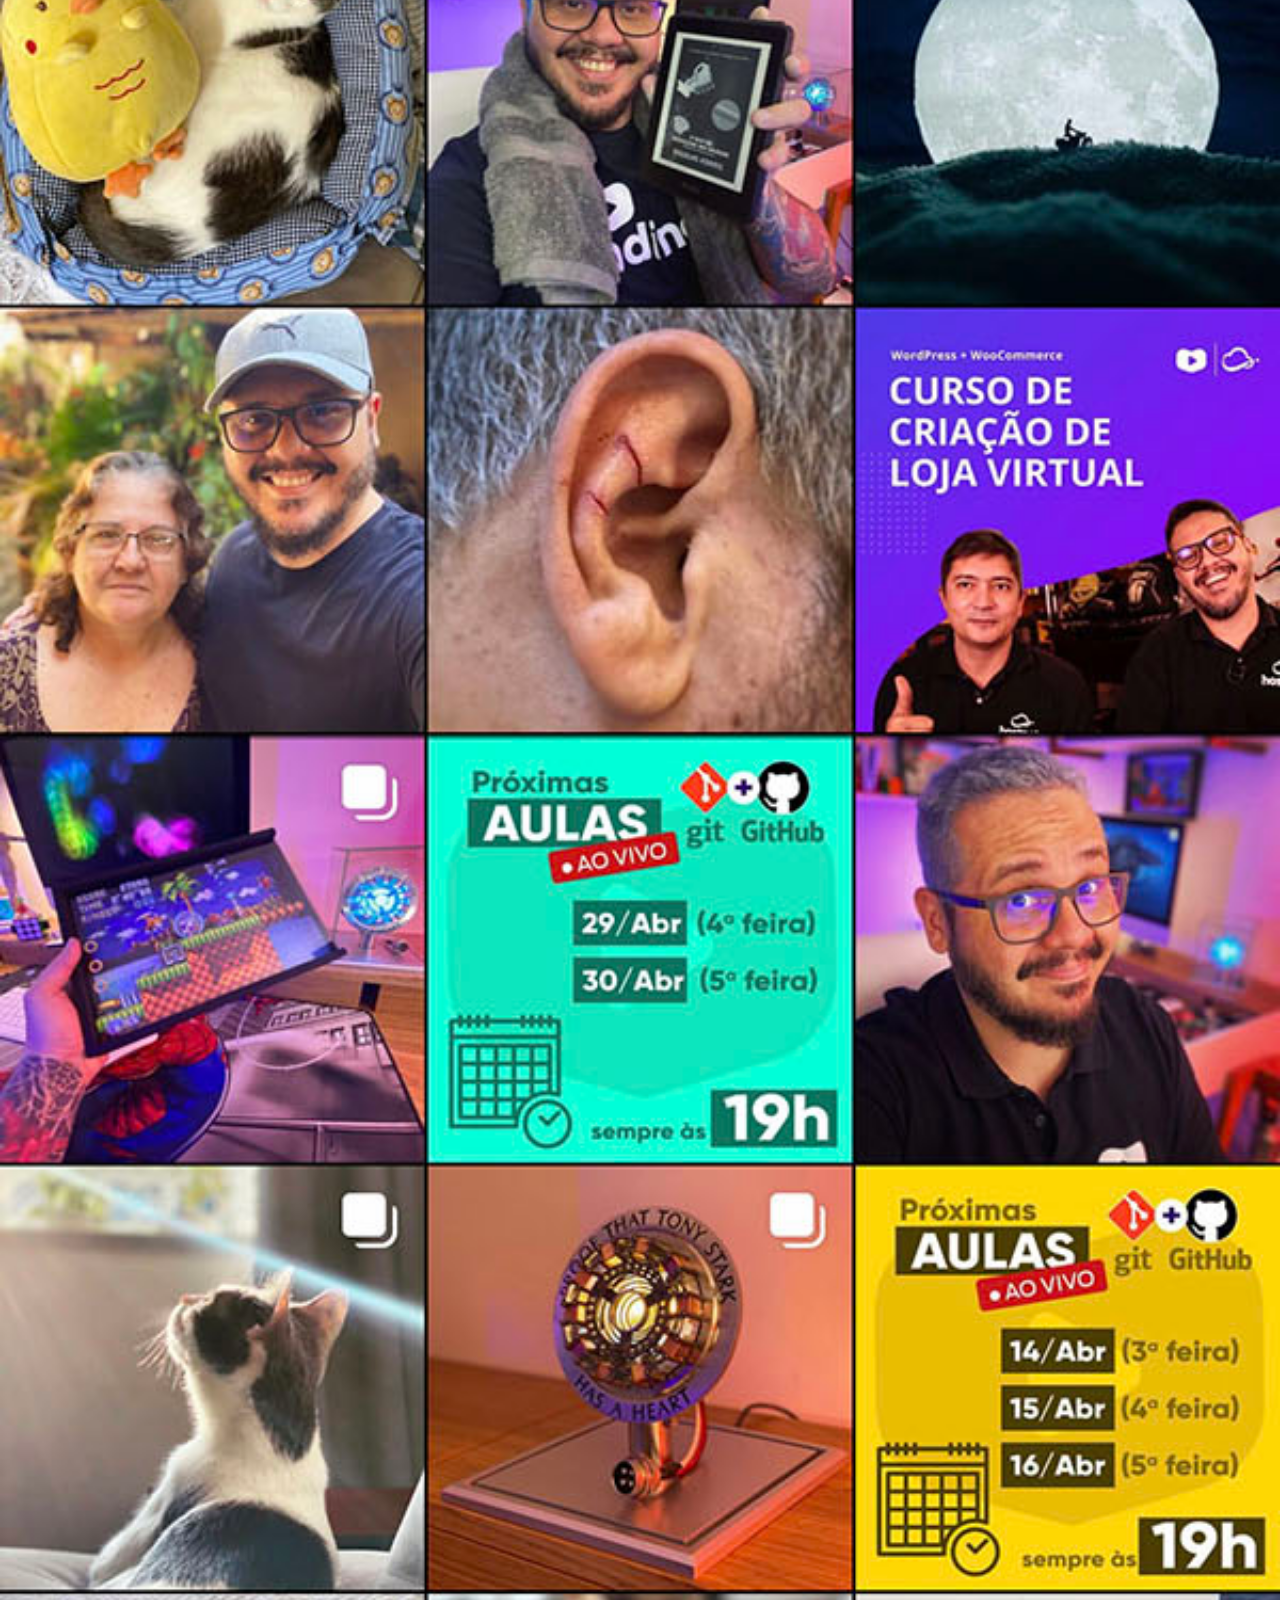
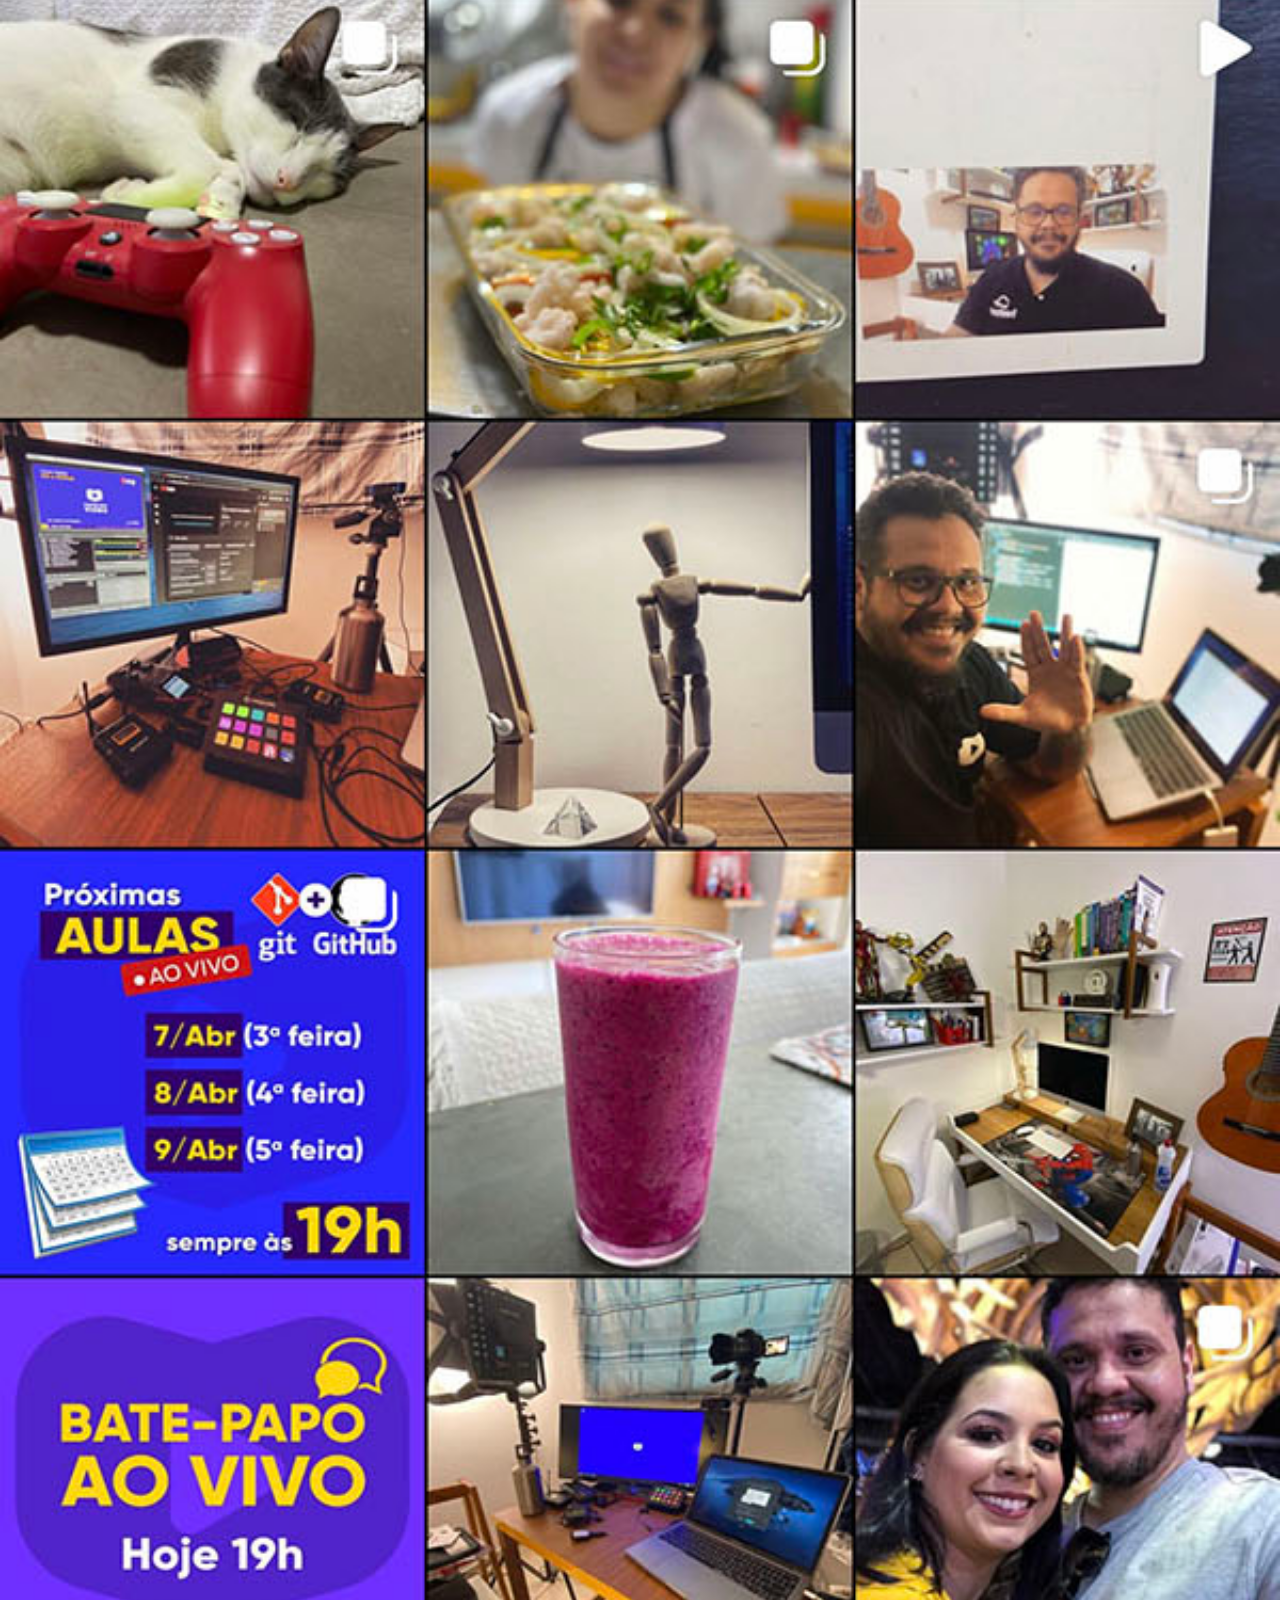
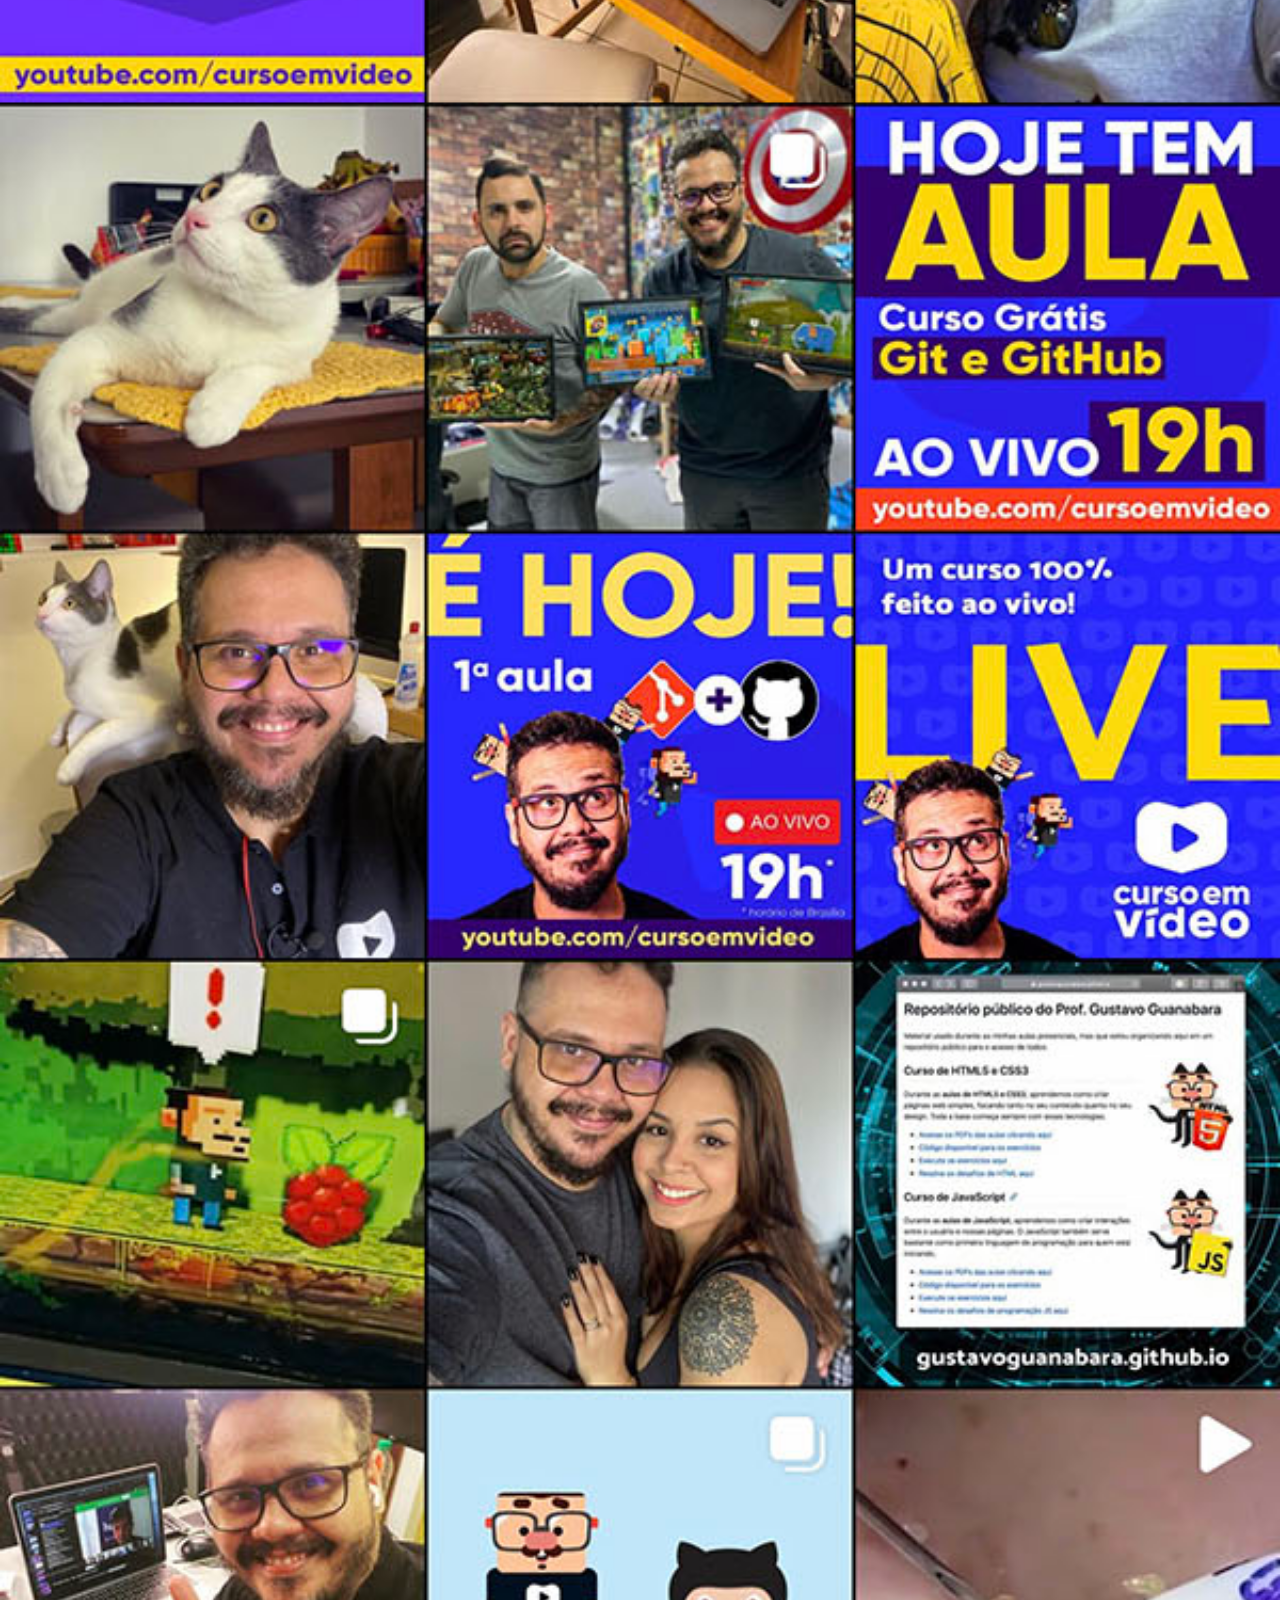
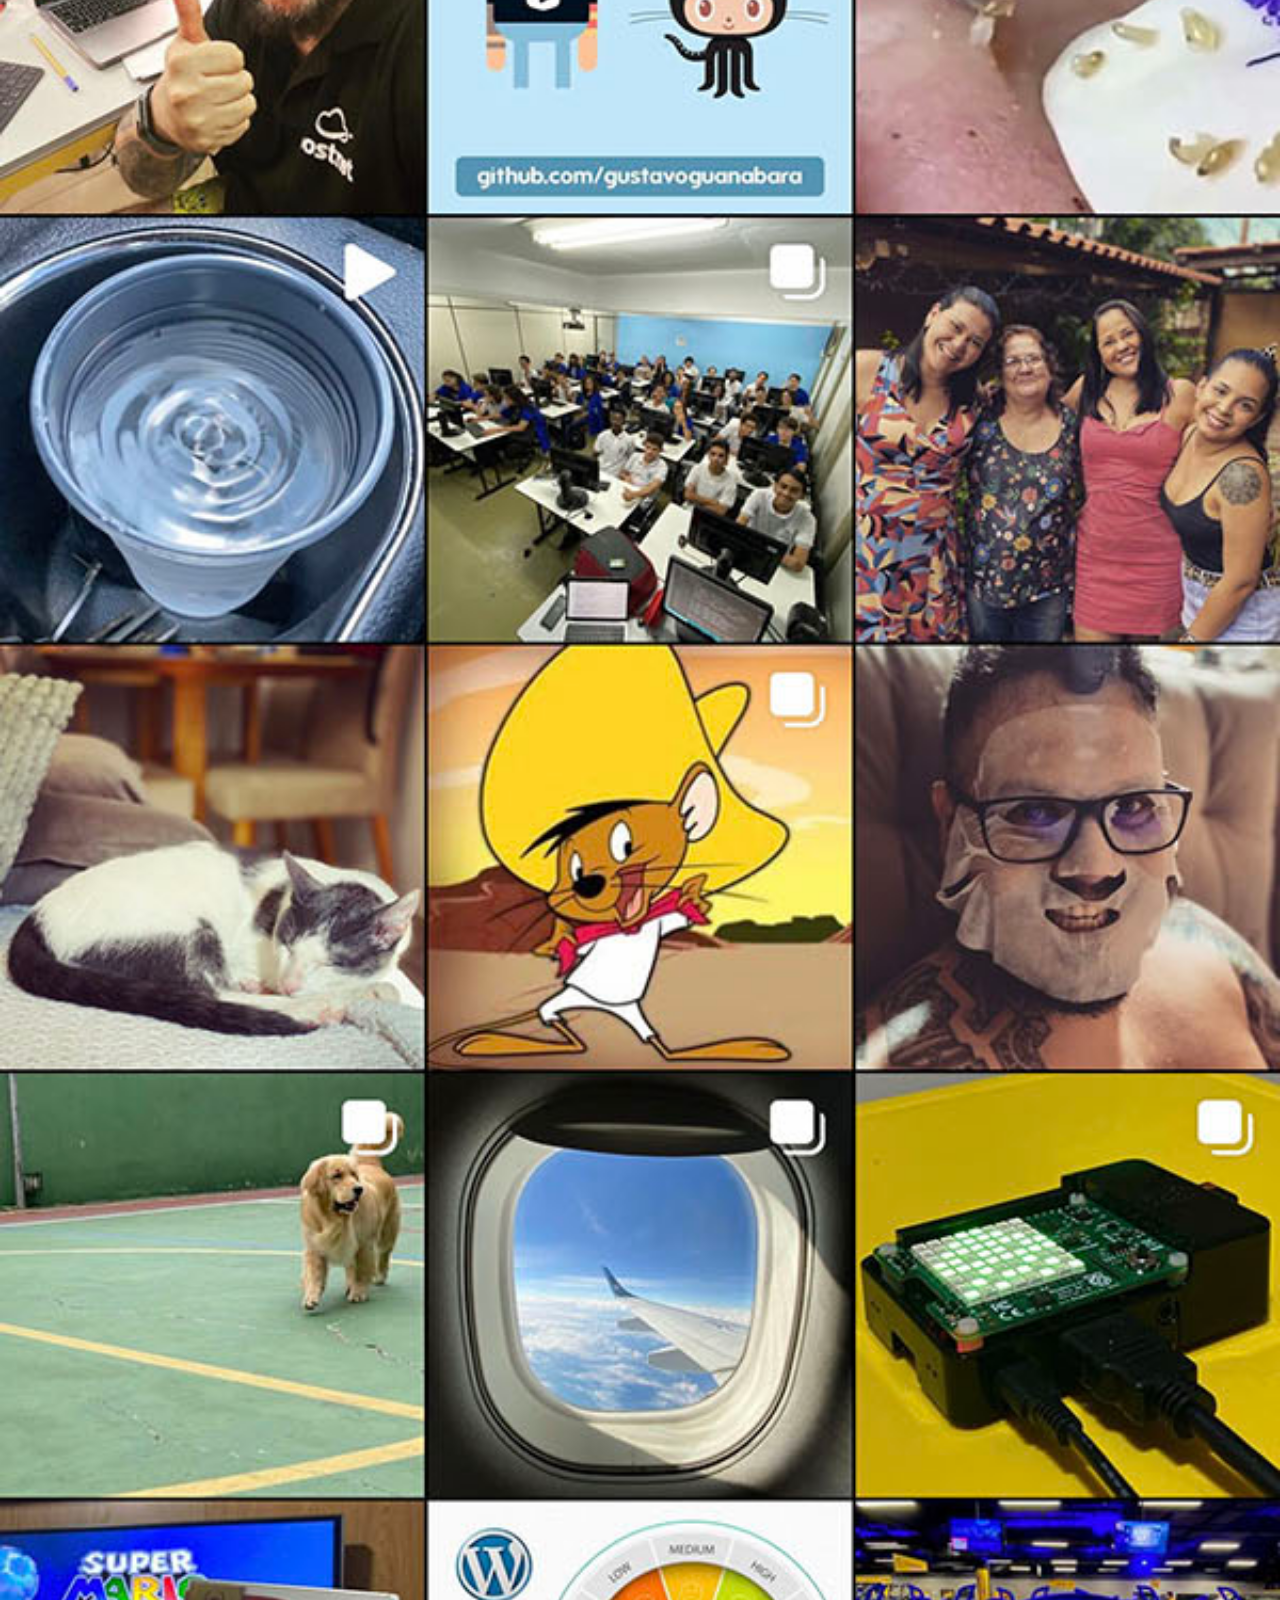
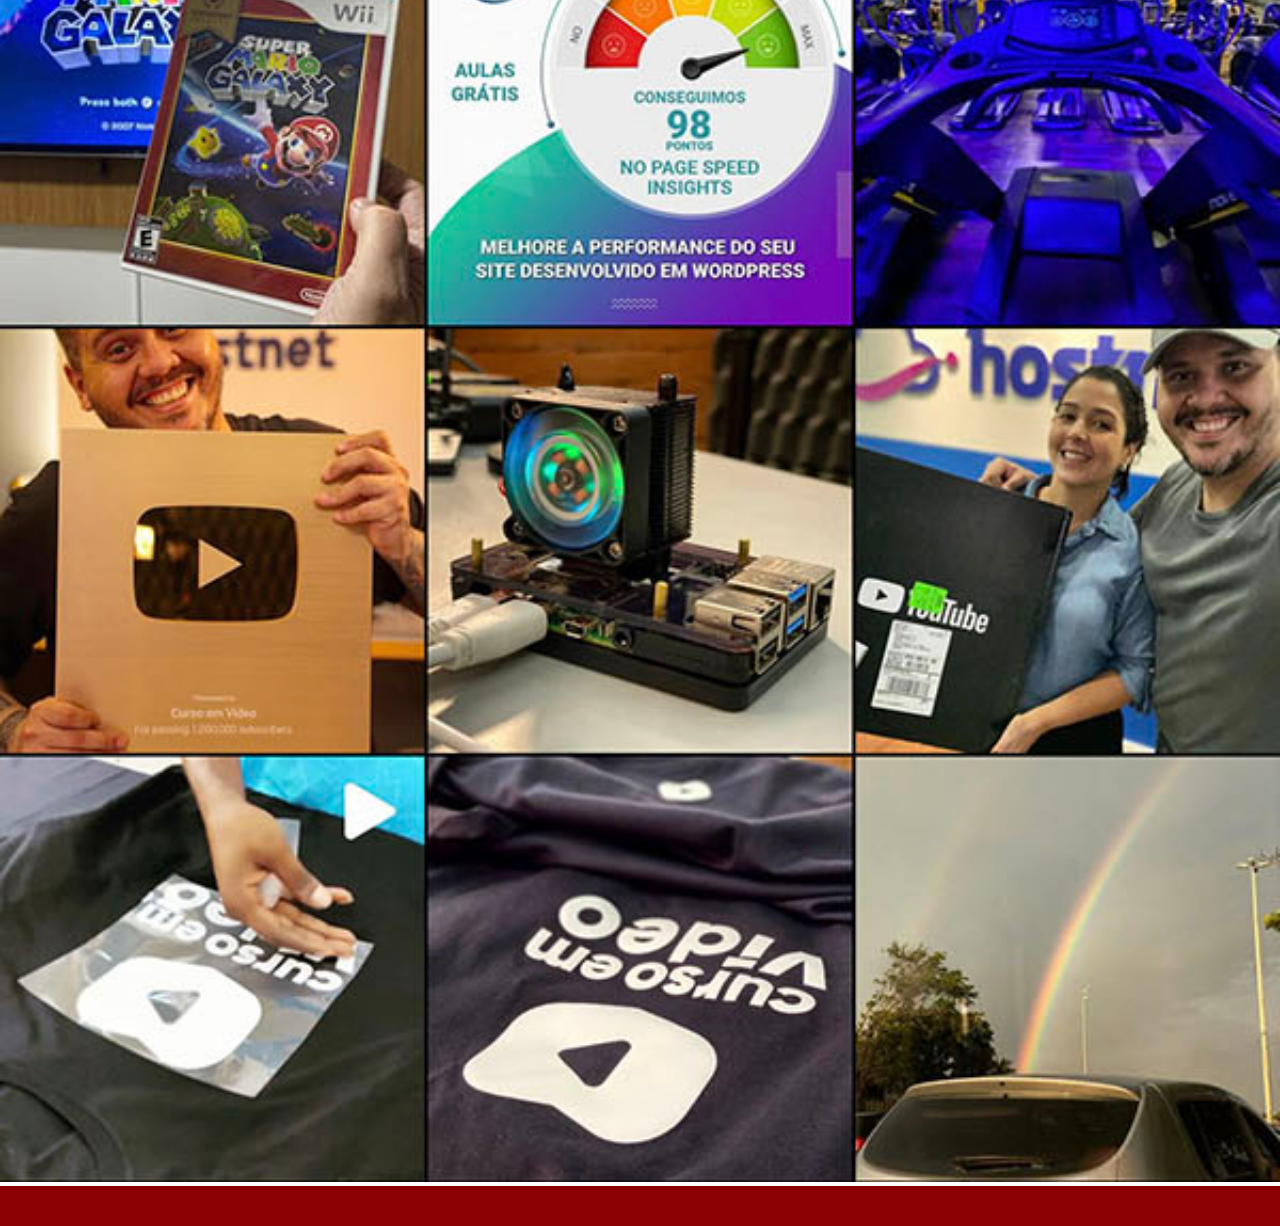
<file: instagram.html>
<!DOCTYPE html>
<html lang="pt-br">
<head>
    <meta charset="UTF-8">
    <meta http-equiv="X-UA-Compatible" content="IE=edge">
    <meta name="viewport" content="width=device-width, initial-scale=1.0">
    <title>Instagram</title>
    <link rel="stylesheet" href="estilos/social.css">

</head>
<body>
    <img src="imagens/tela-instagram.jpg" alt="Instagram">
    <a href="https://www.instagram.com/" target="_blank"></a>
</body>
</html>
</file>
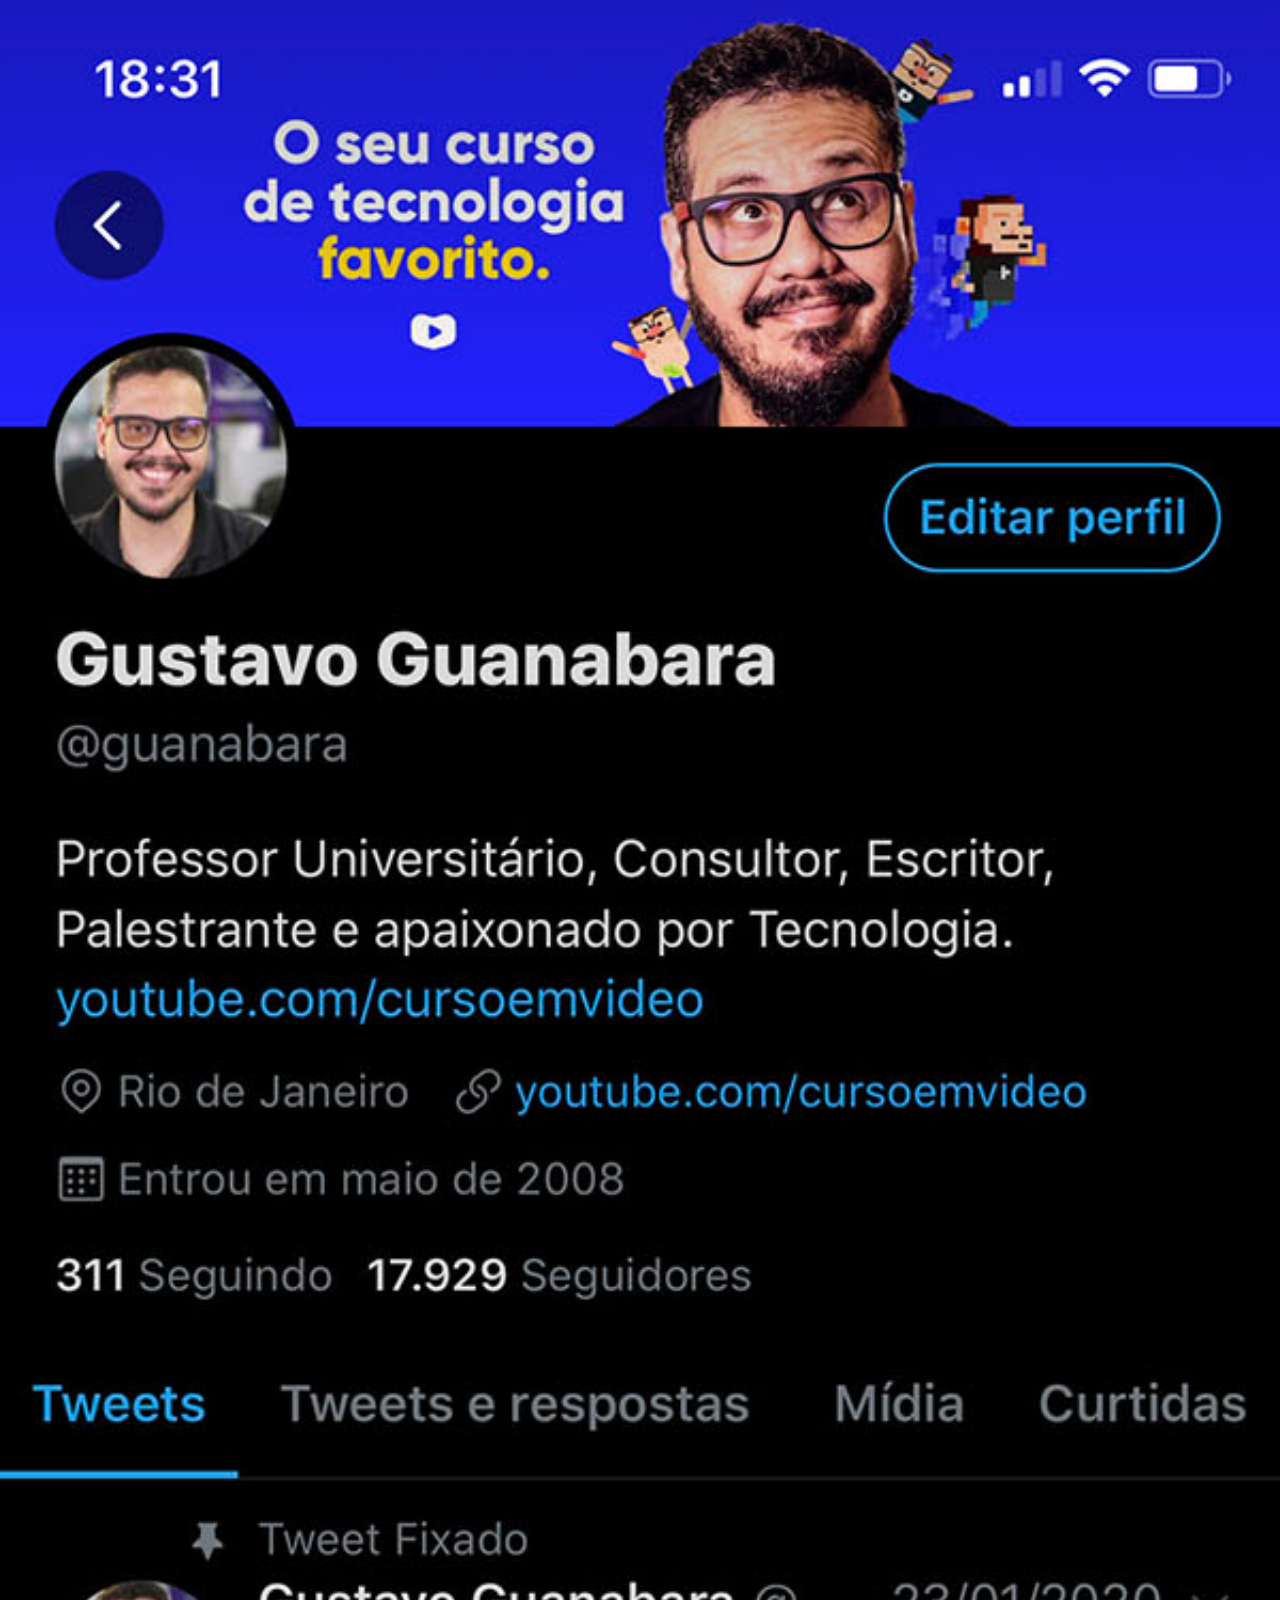
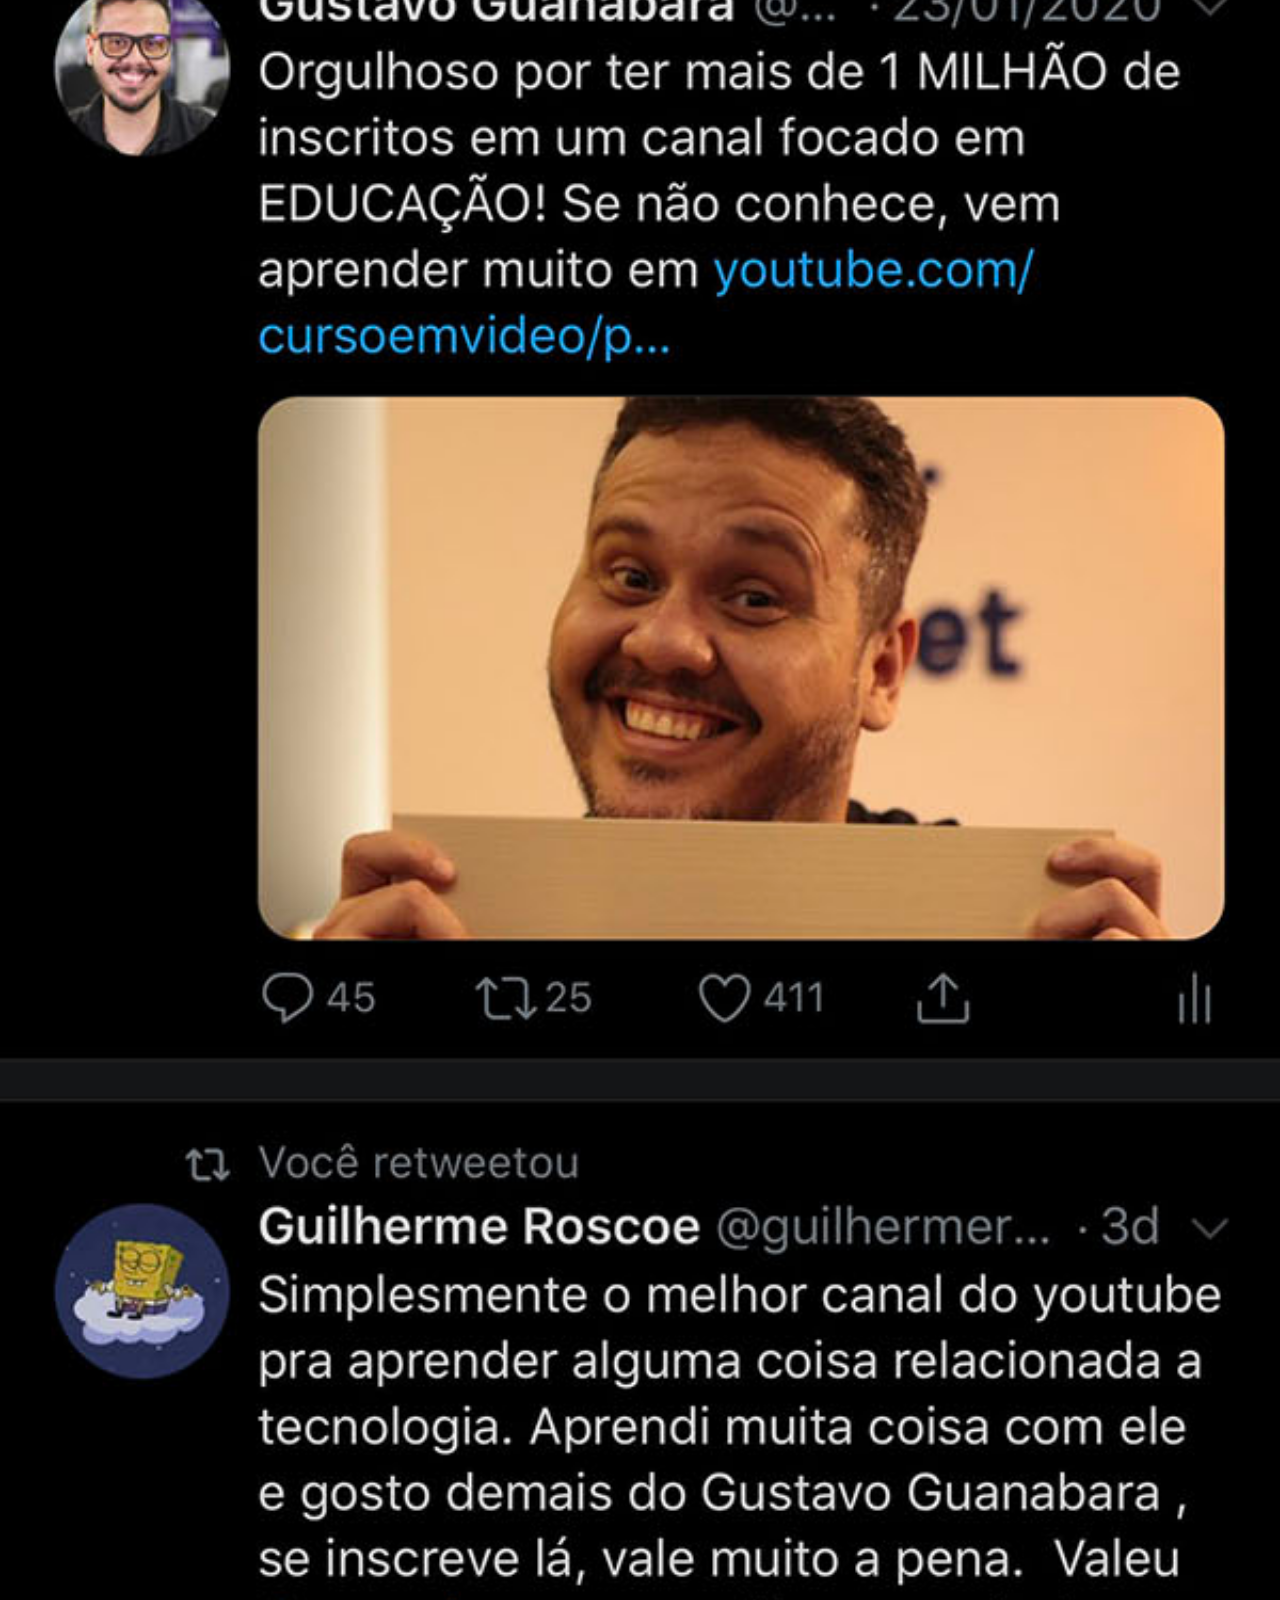
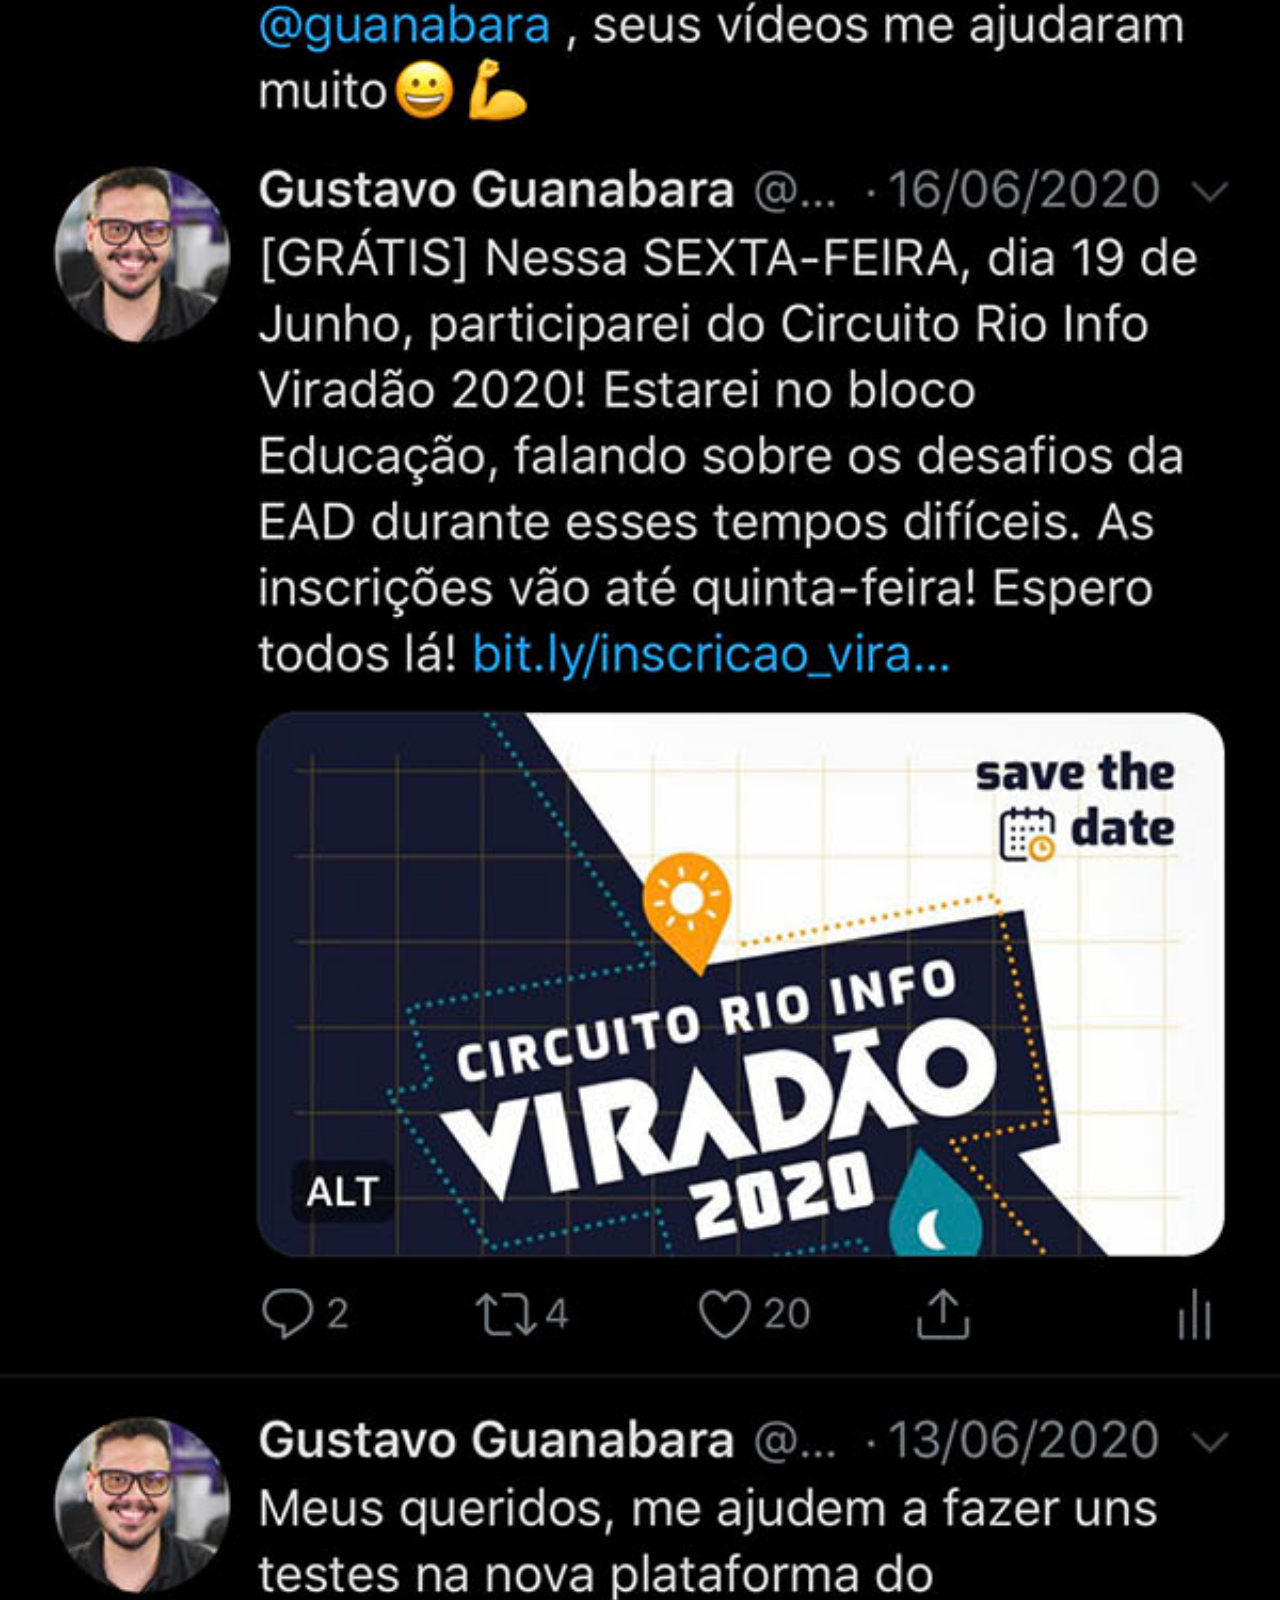
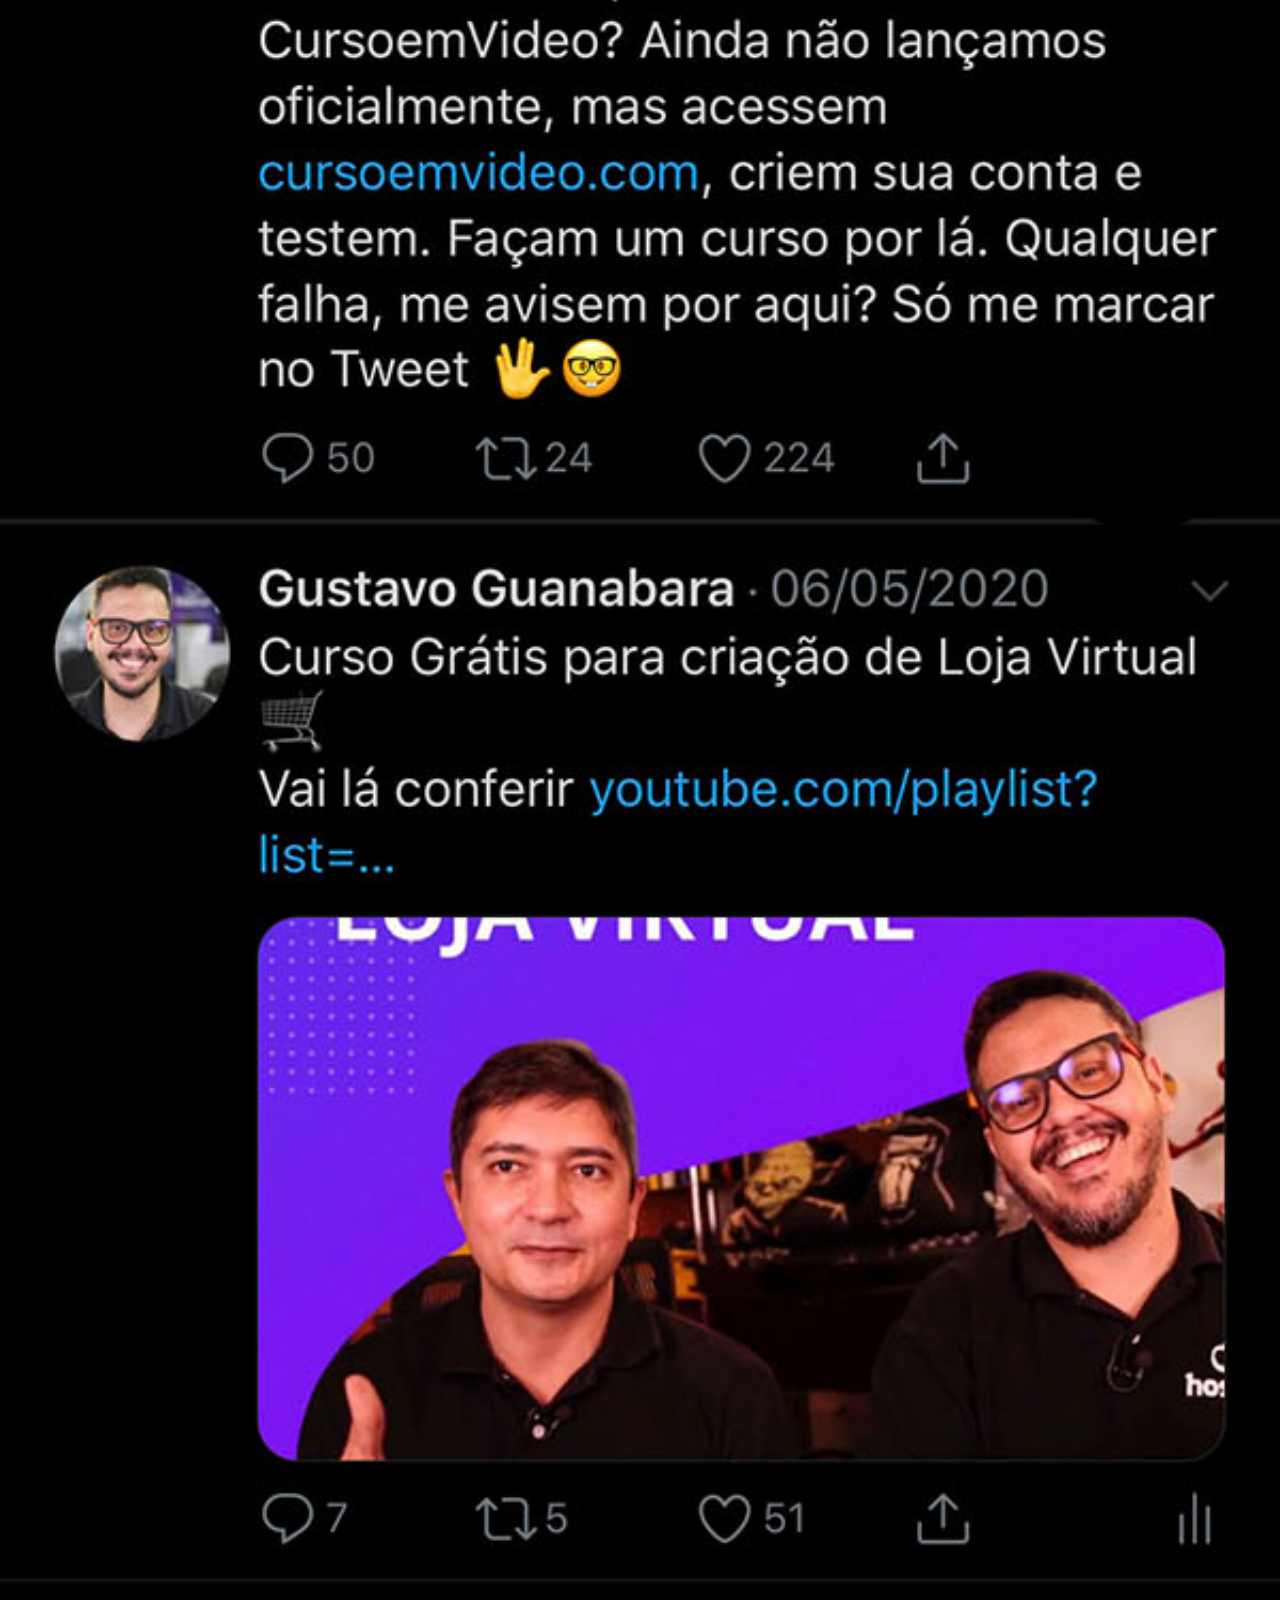
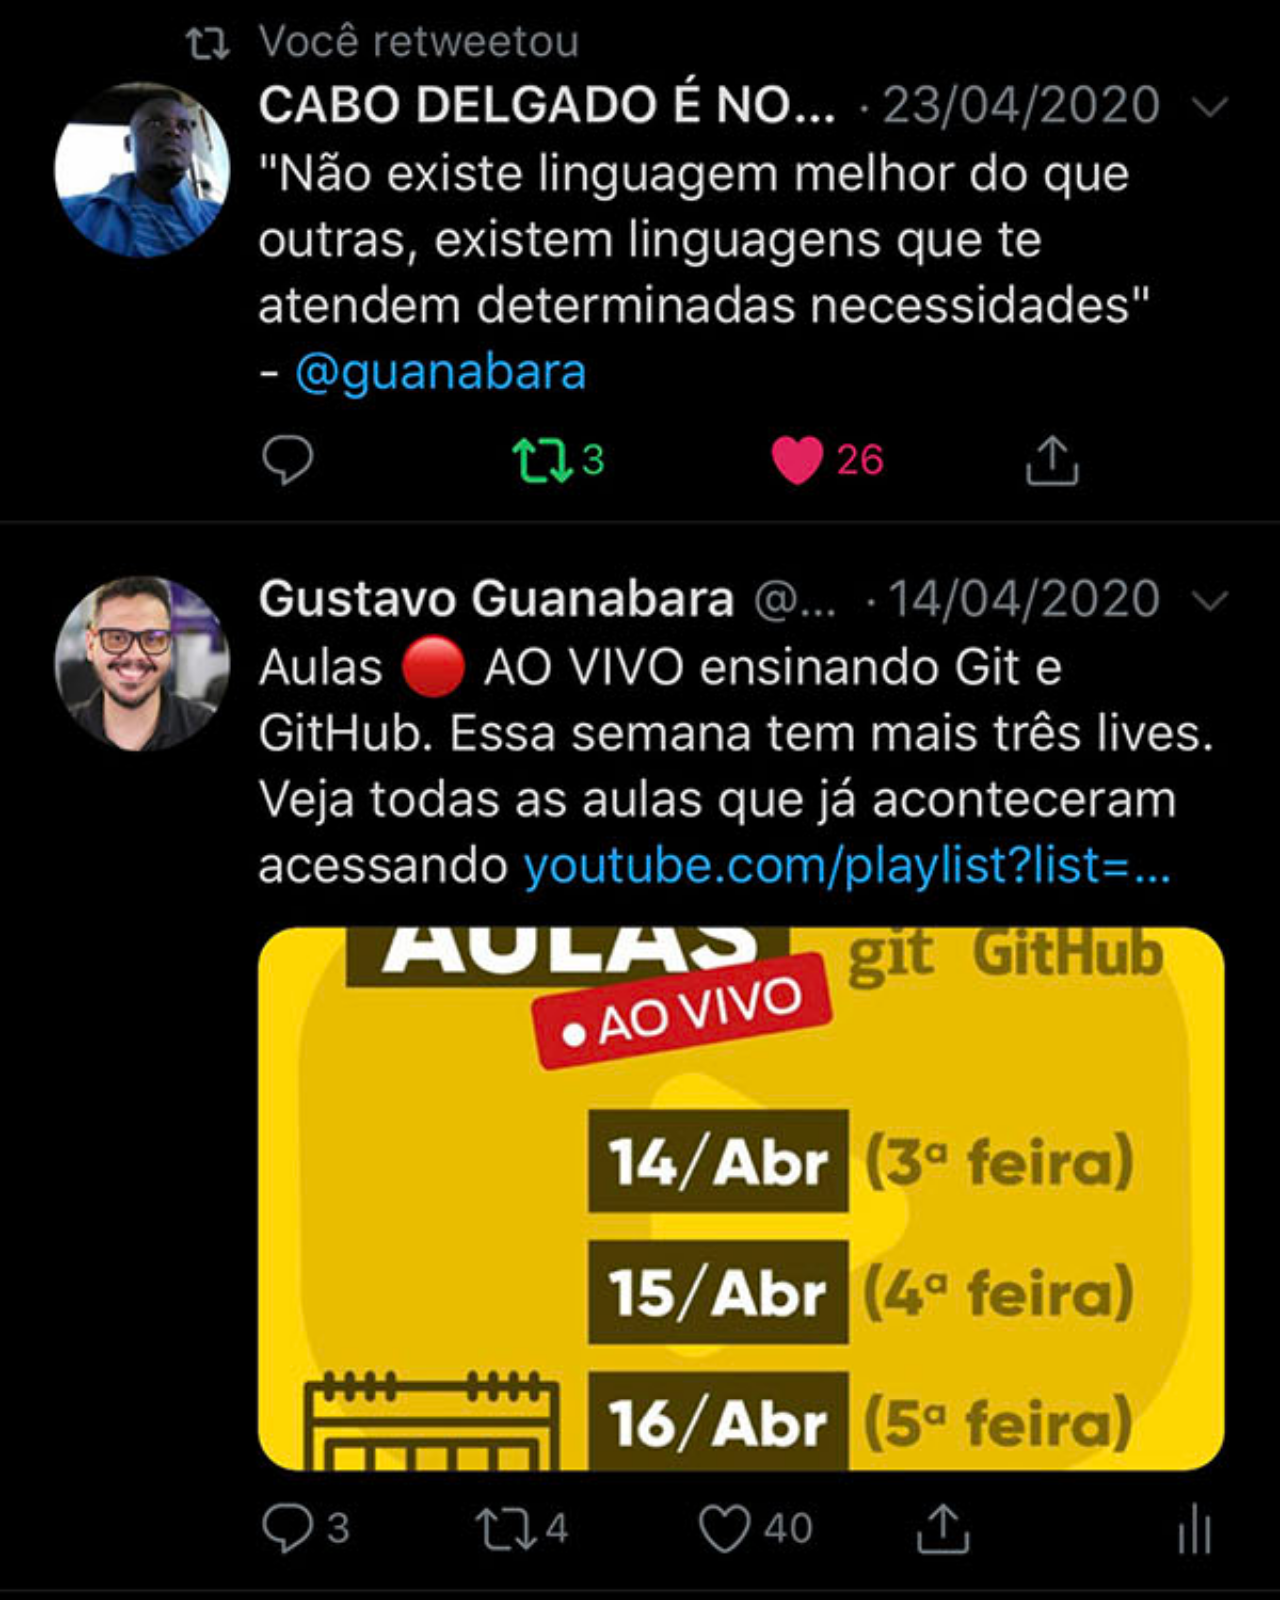
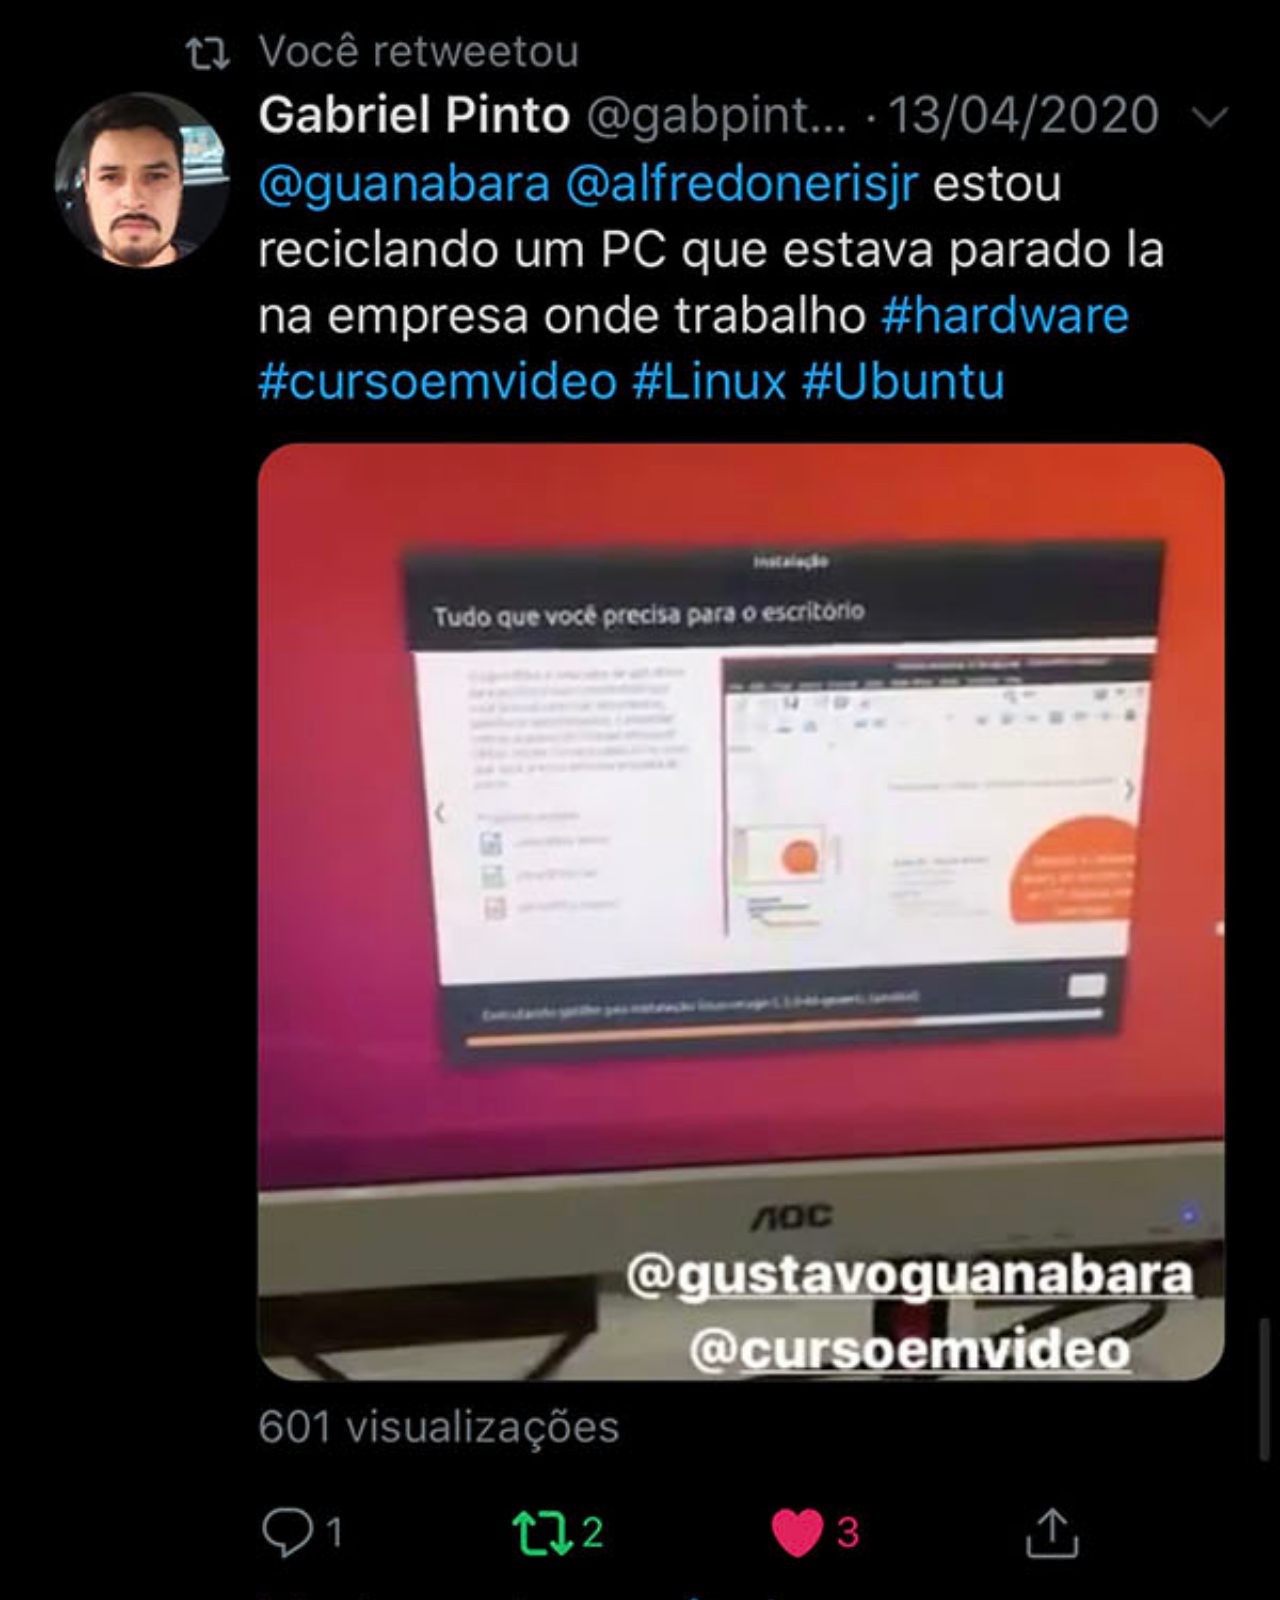
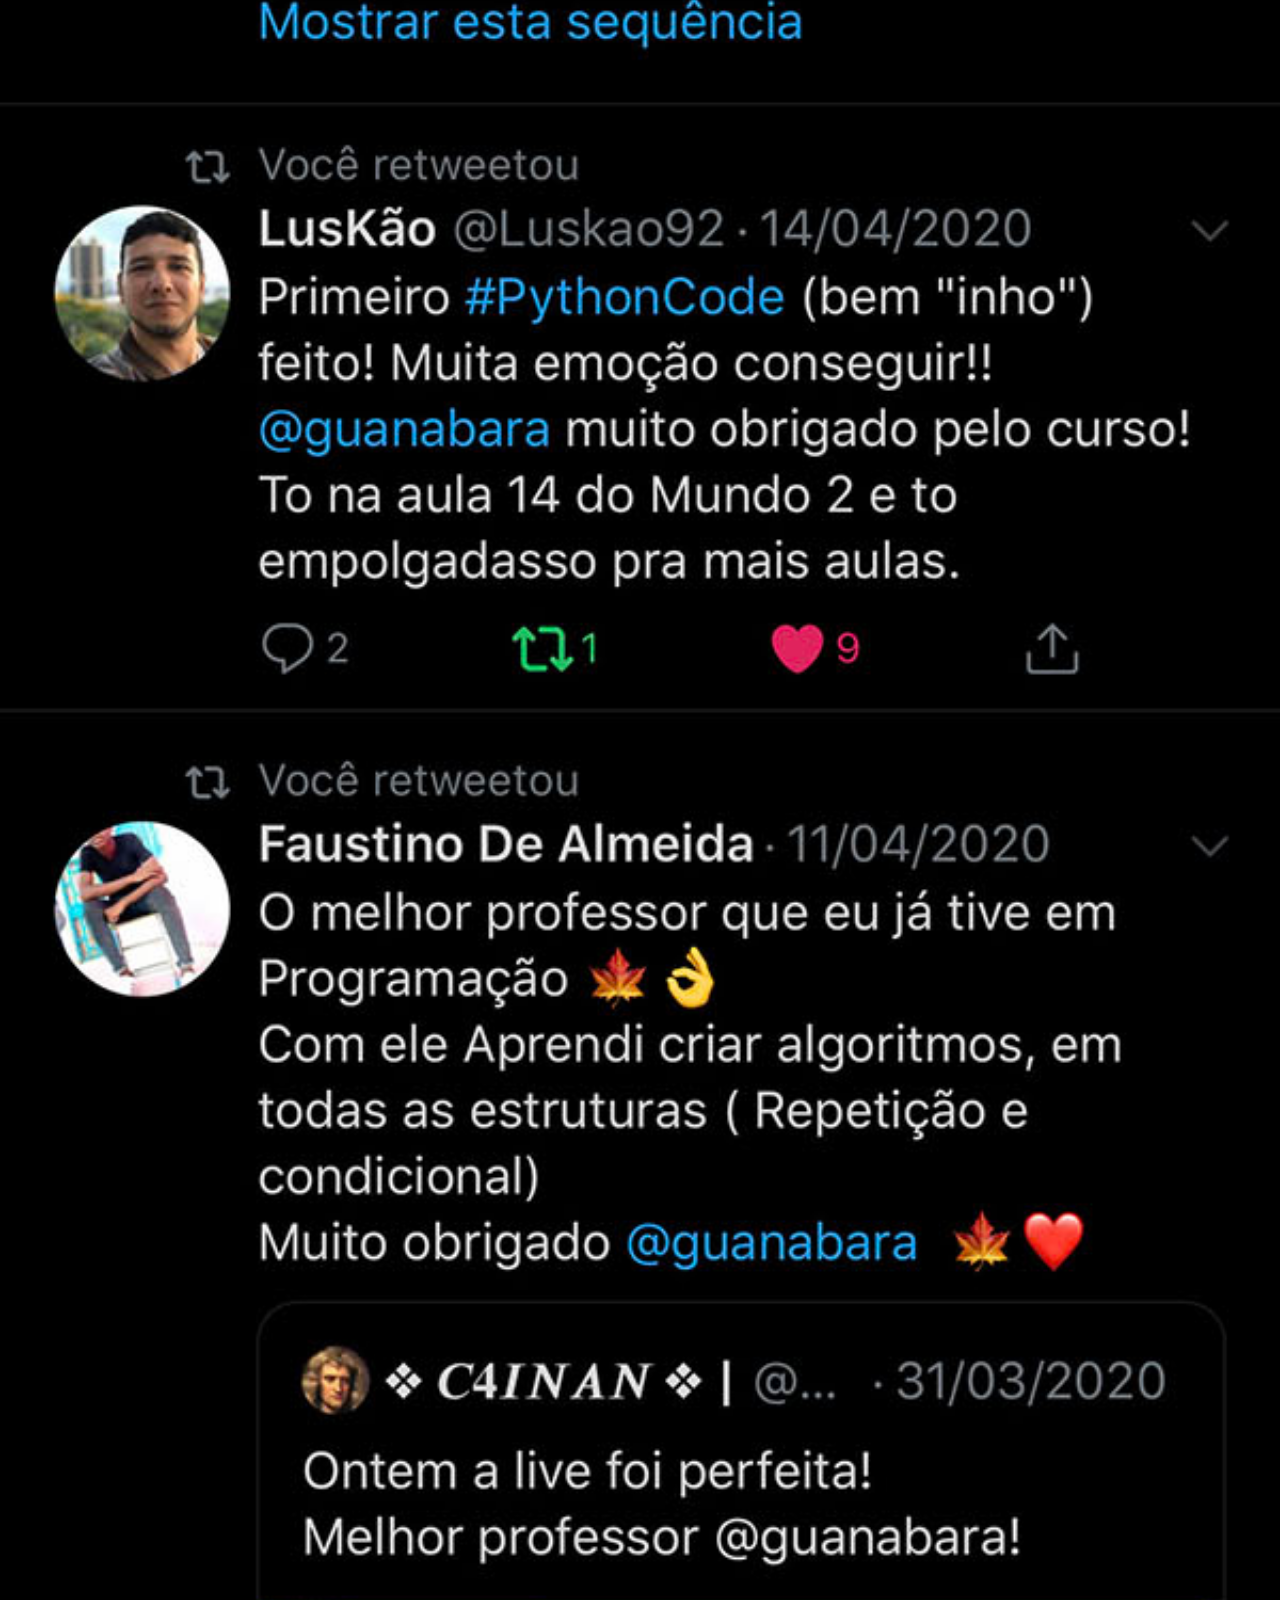
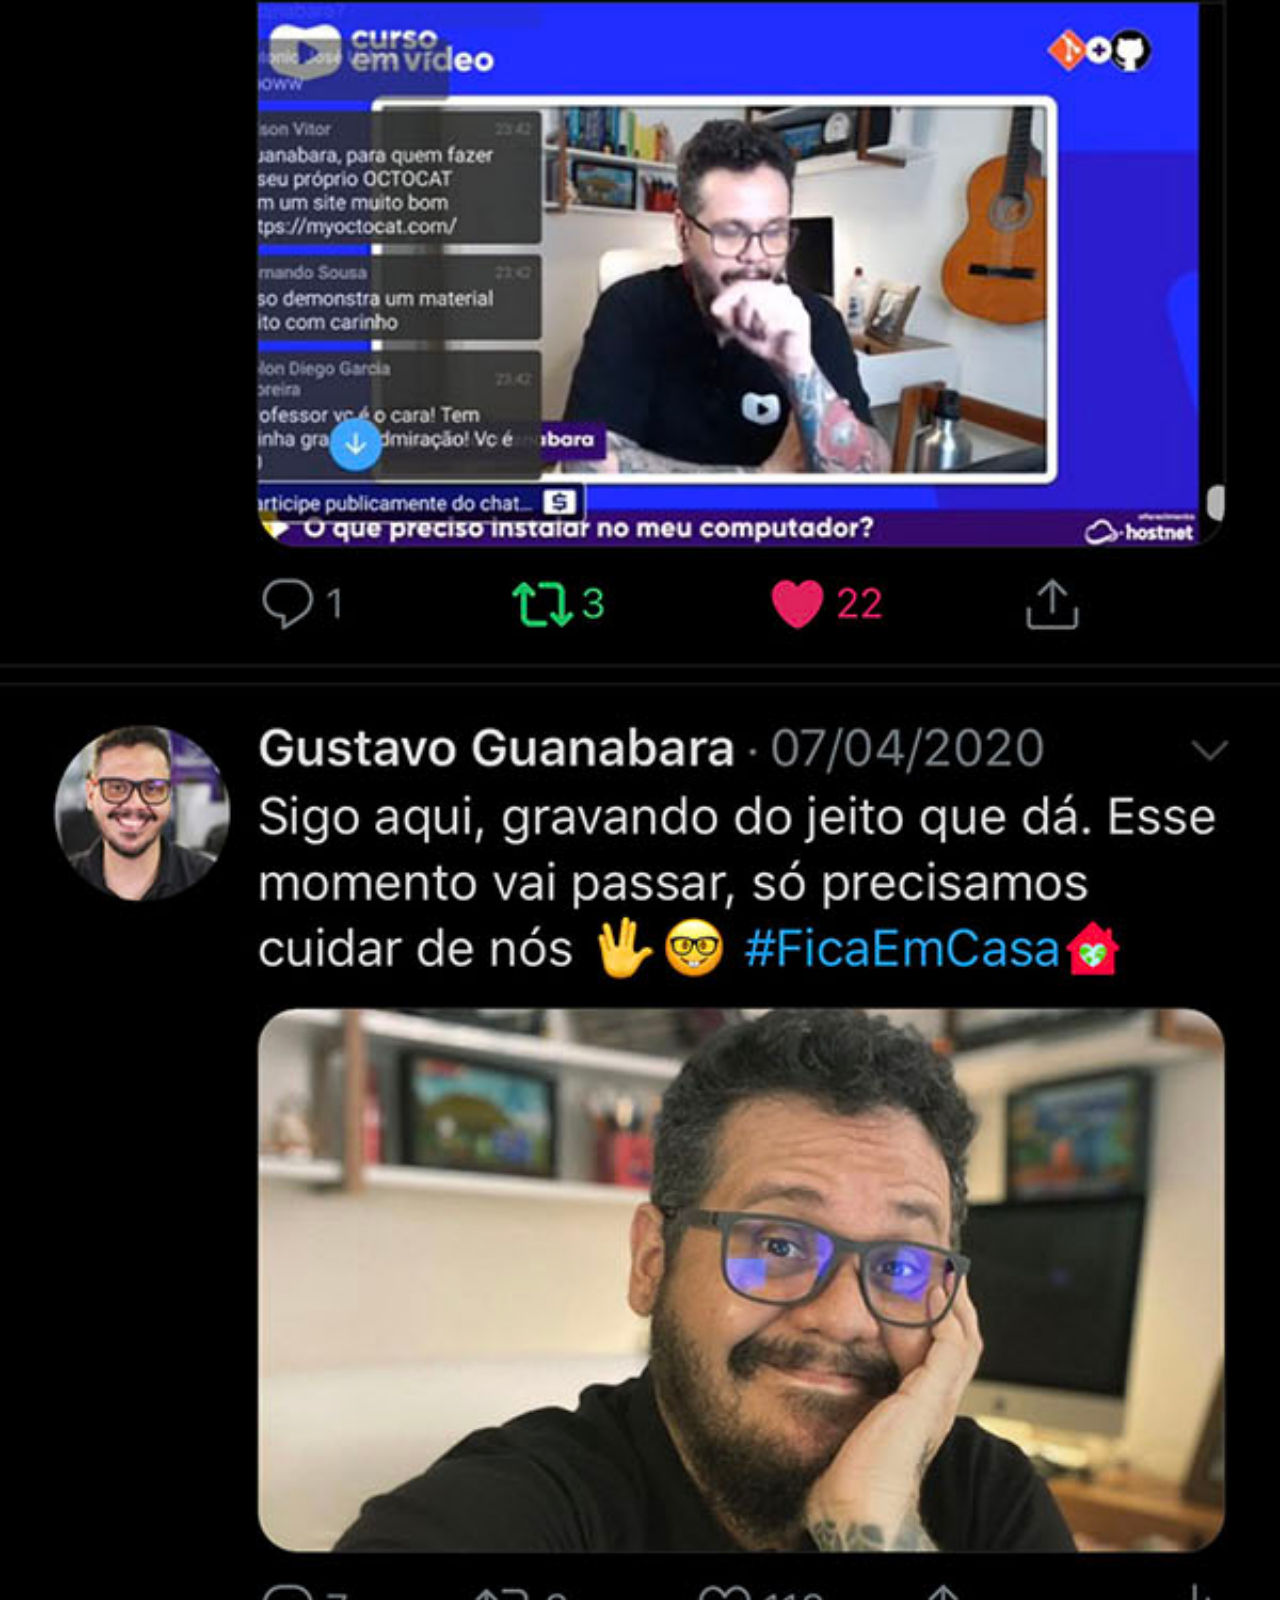
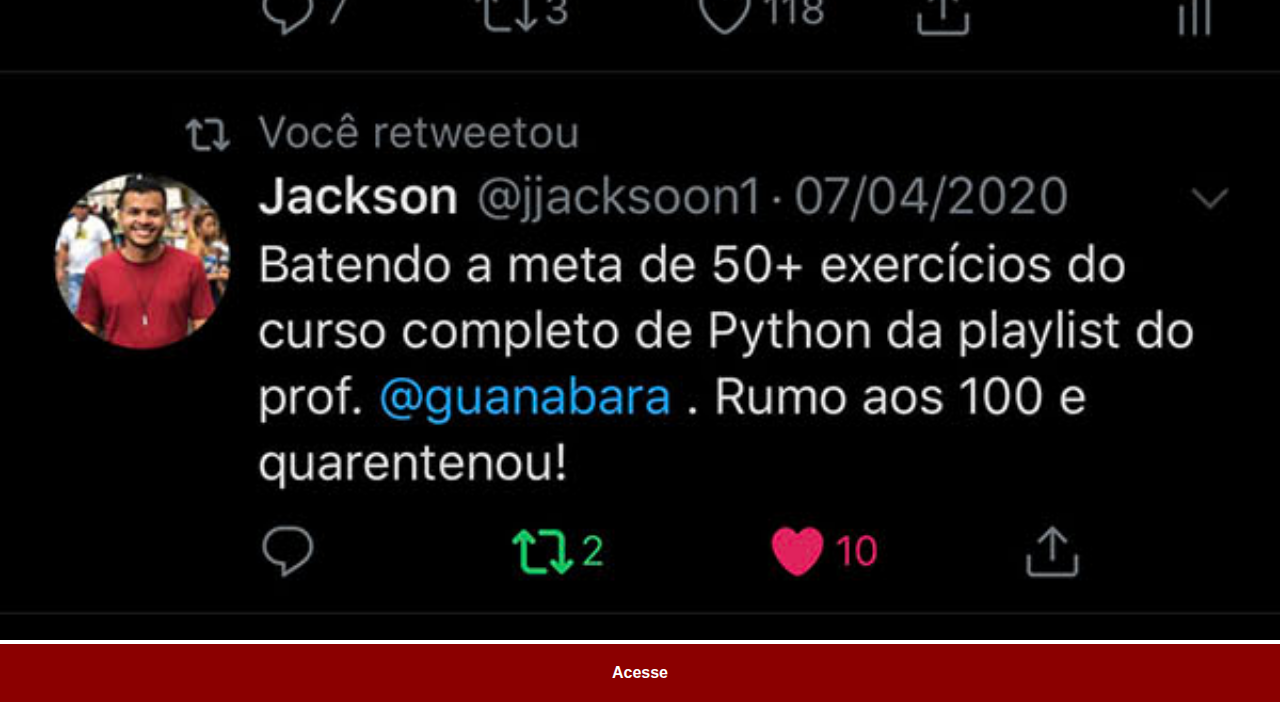
<file: twitter.html>
<!DOCTYPE html>
<html lang="pt-br">
<head>
    <meta charset="UTF-8">
    <meta http-equiv="X-UA-Compatible" content="IE=edge">
    <meta name="viewport" content="width=device-width, initial-scale=1.0">
    <title>Twitter</title>
    <link rel="stylesheet" href="estilos/social.css">
</head>
<body>
    <img src="imagens/tela-twitter.jpg" alt="Twitter">
    <a href="https://twitter.com.br" target="_blank">Acesse</a>
</body>
</html>
</file>
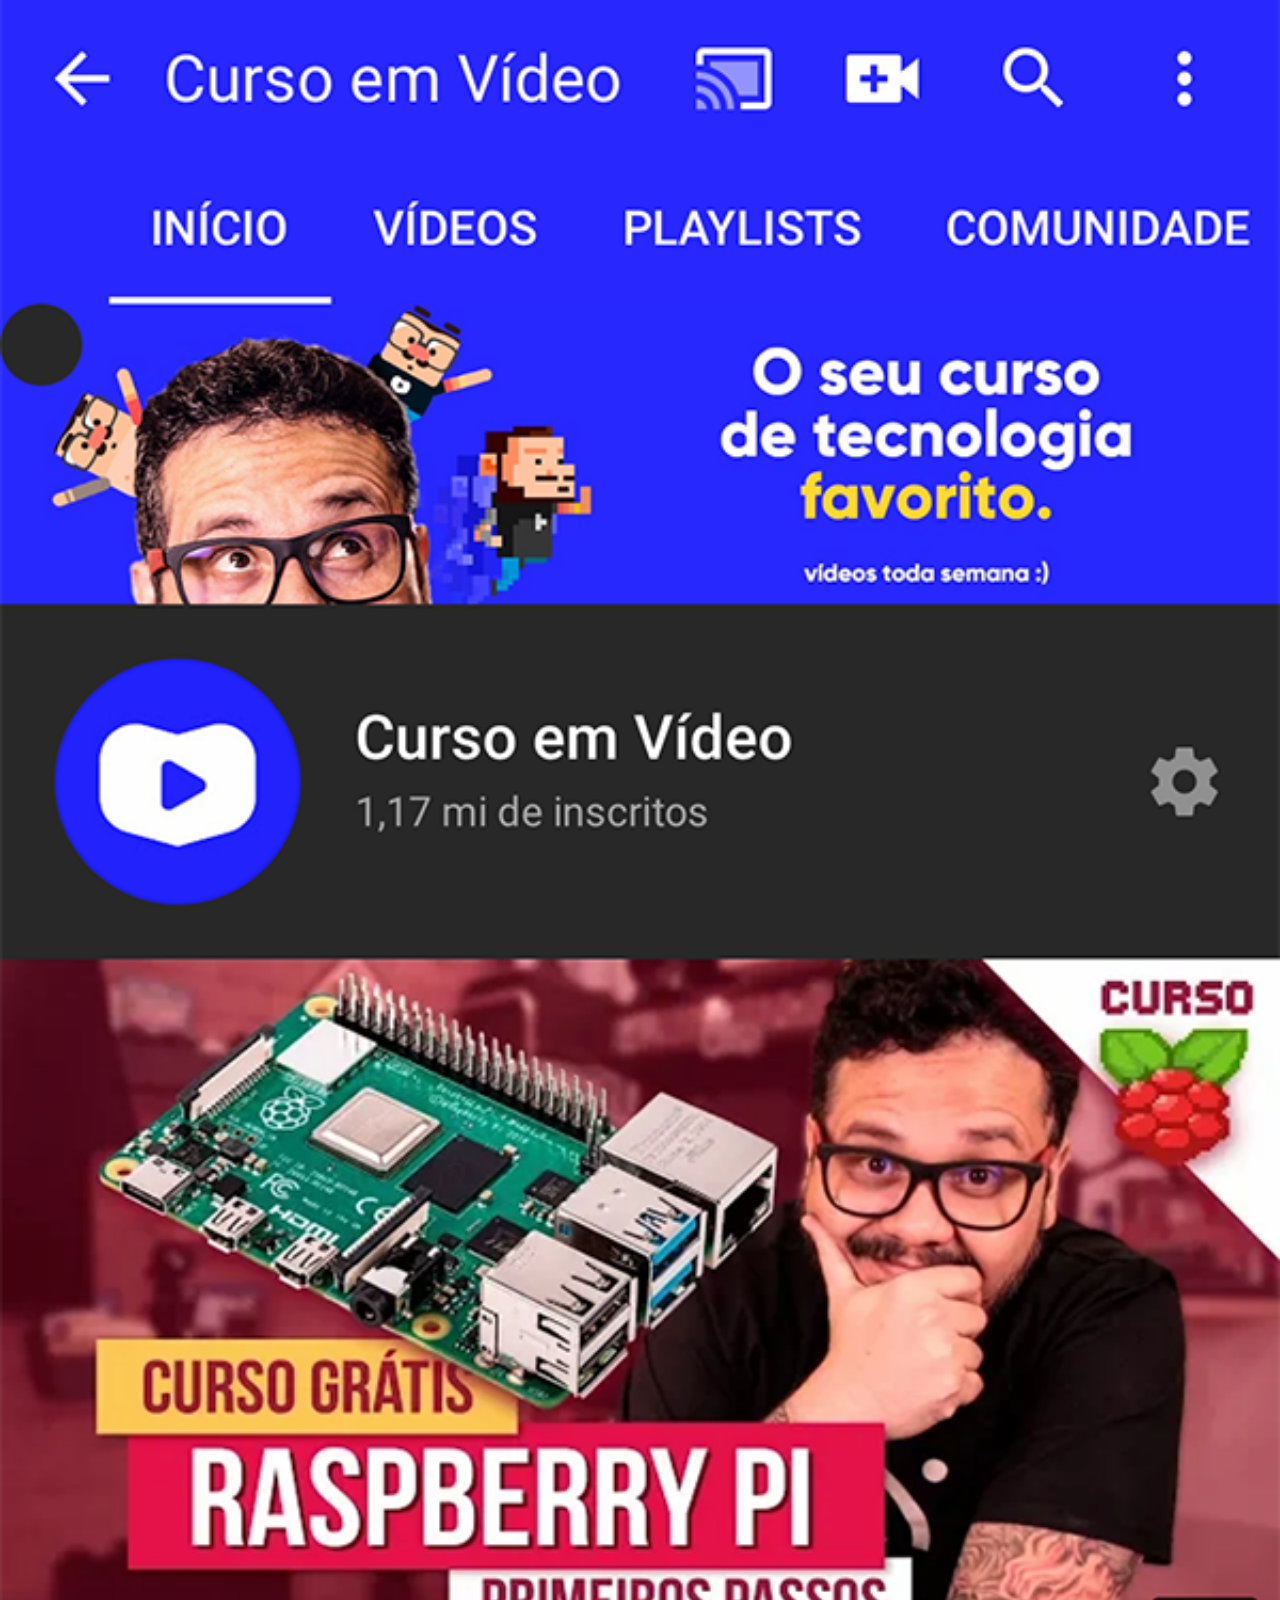
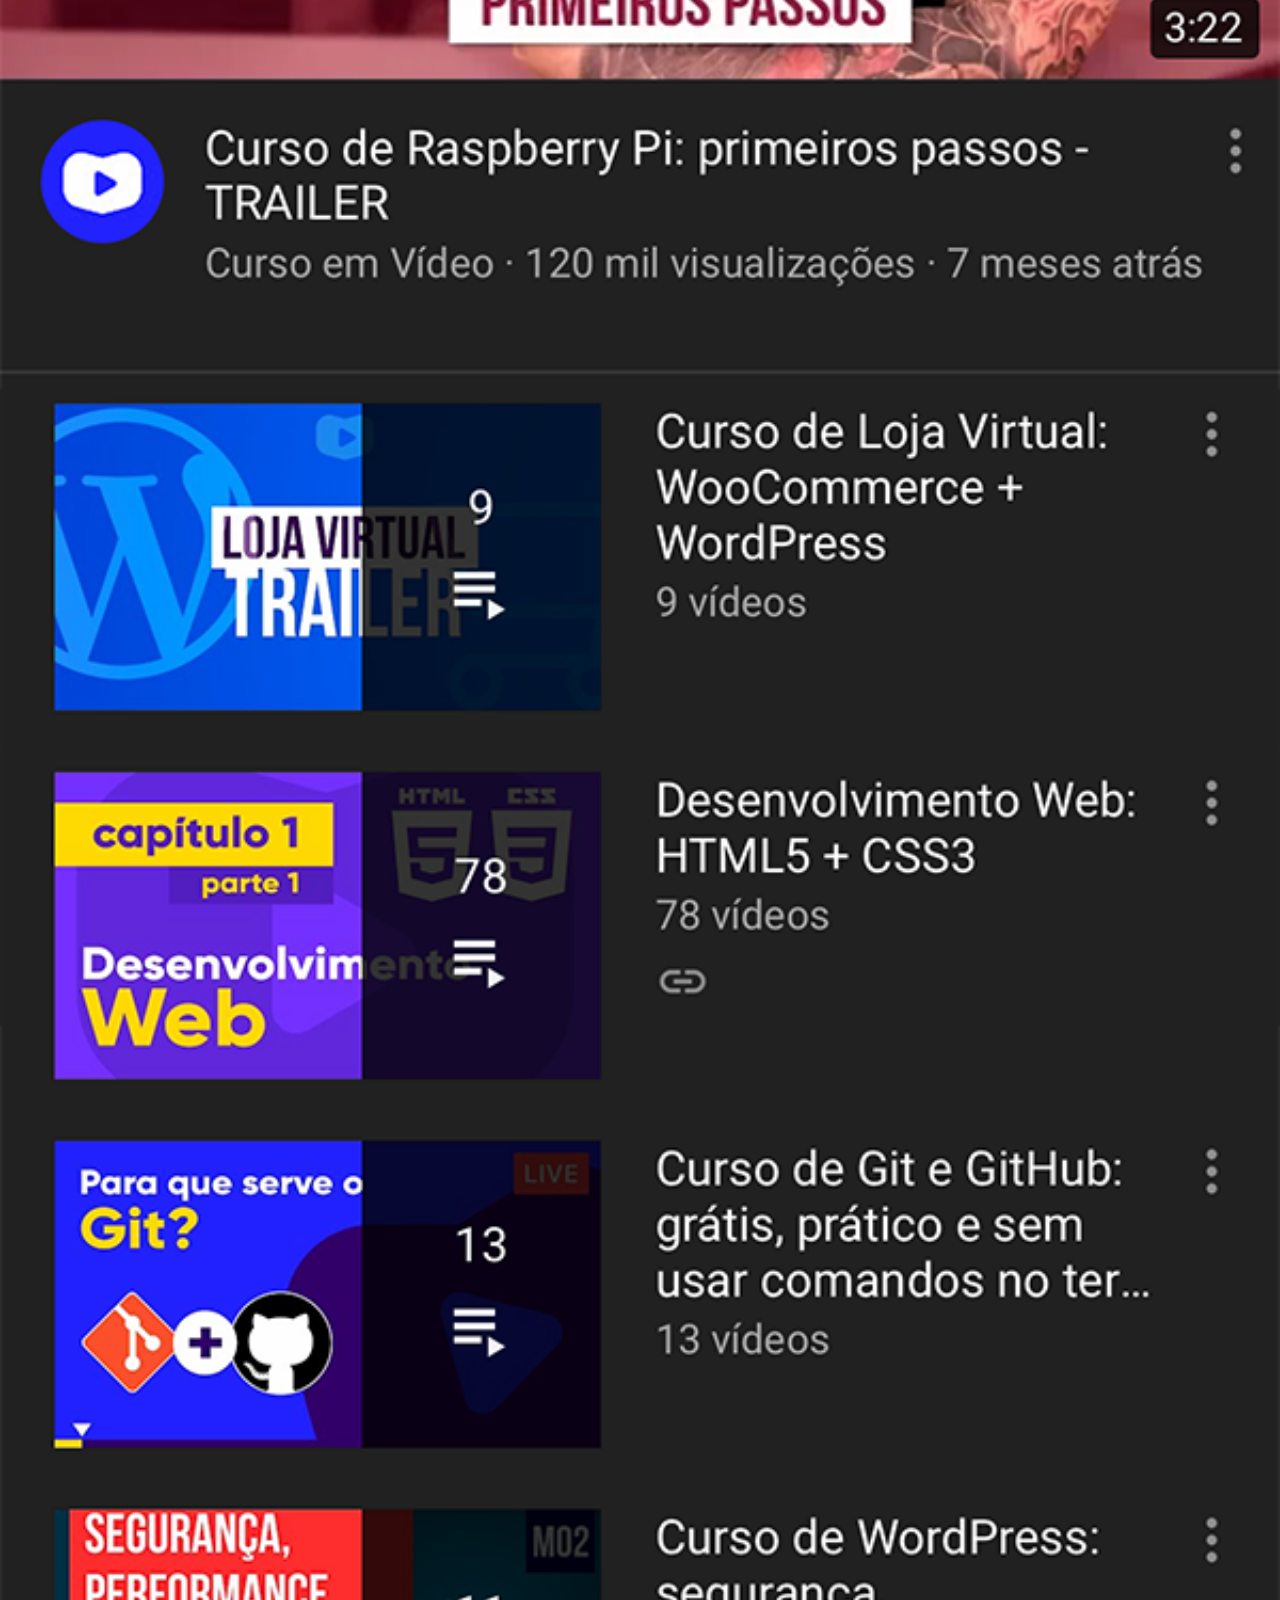
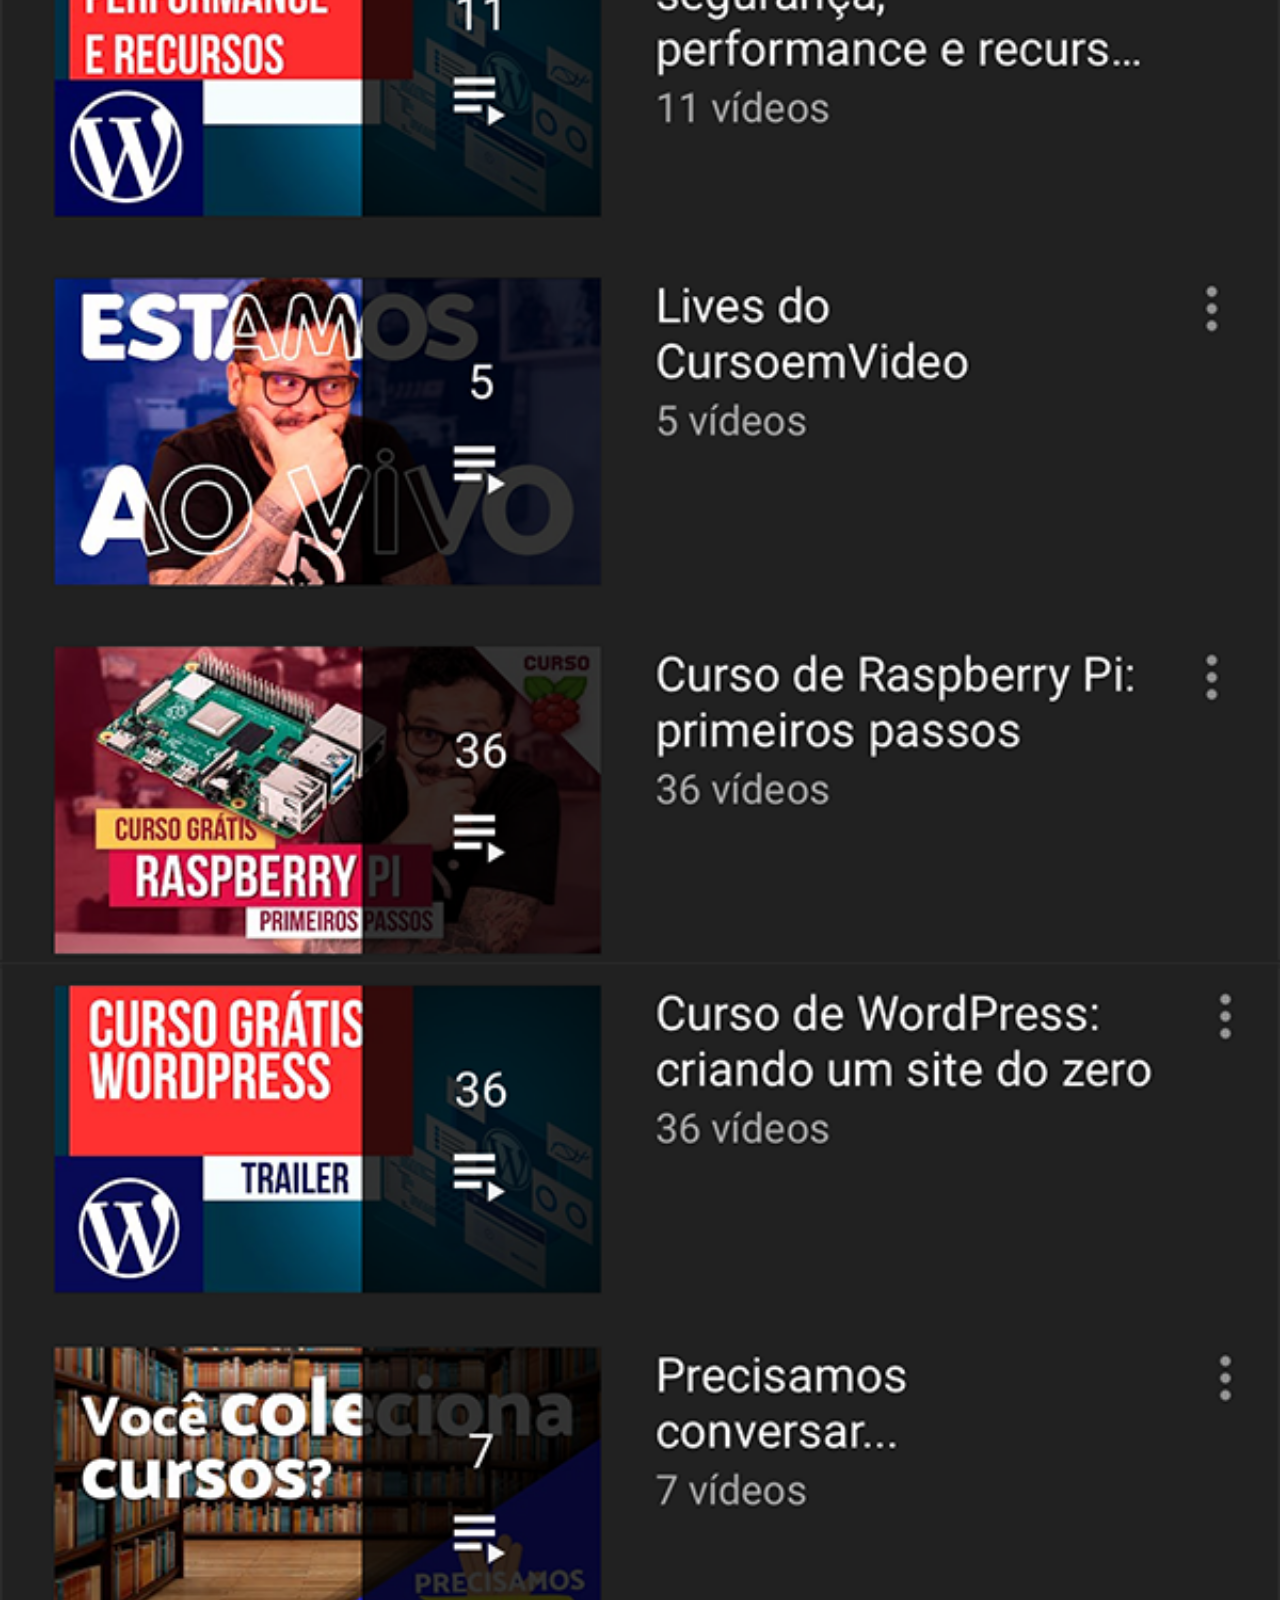
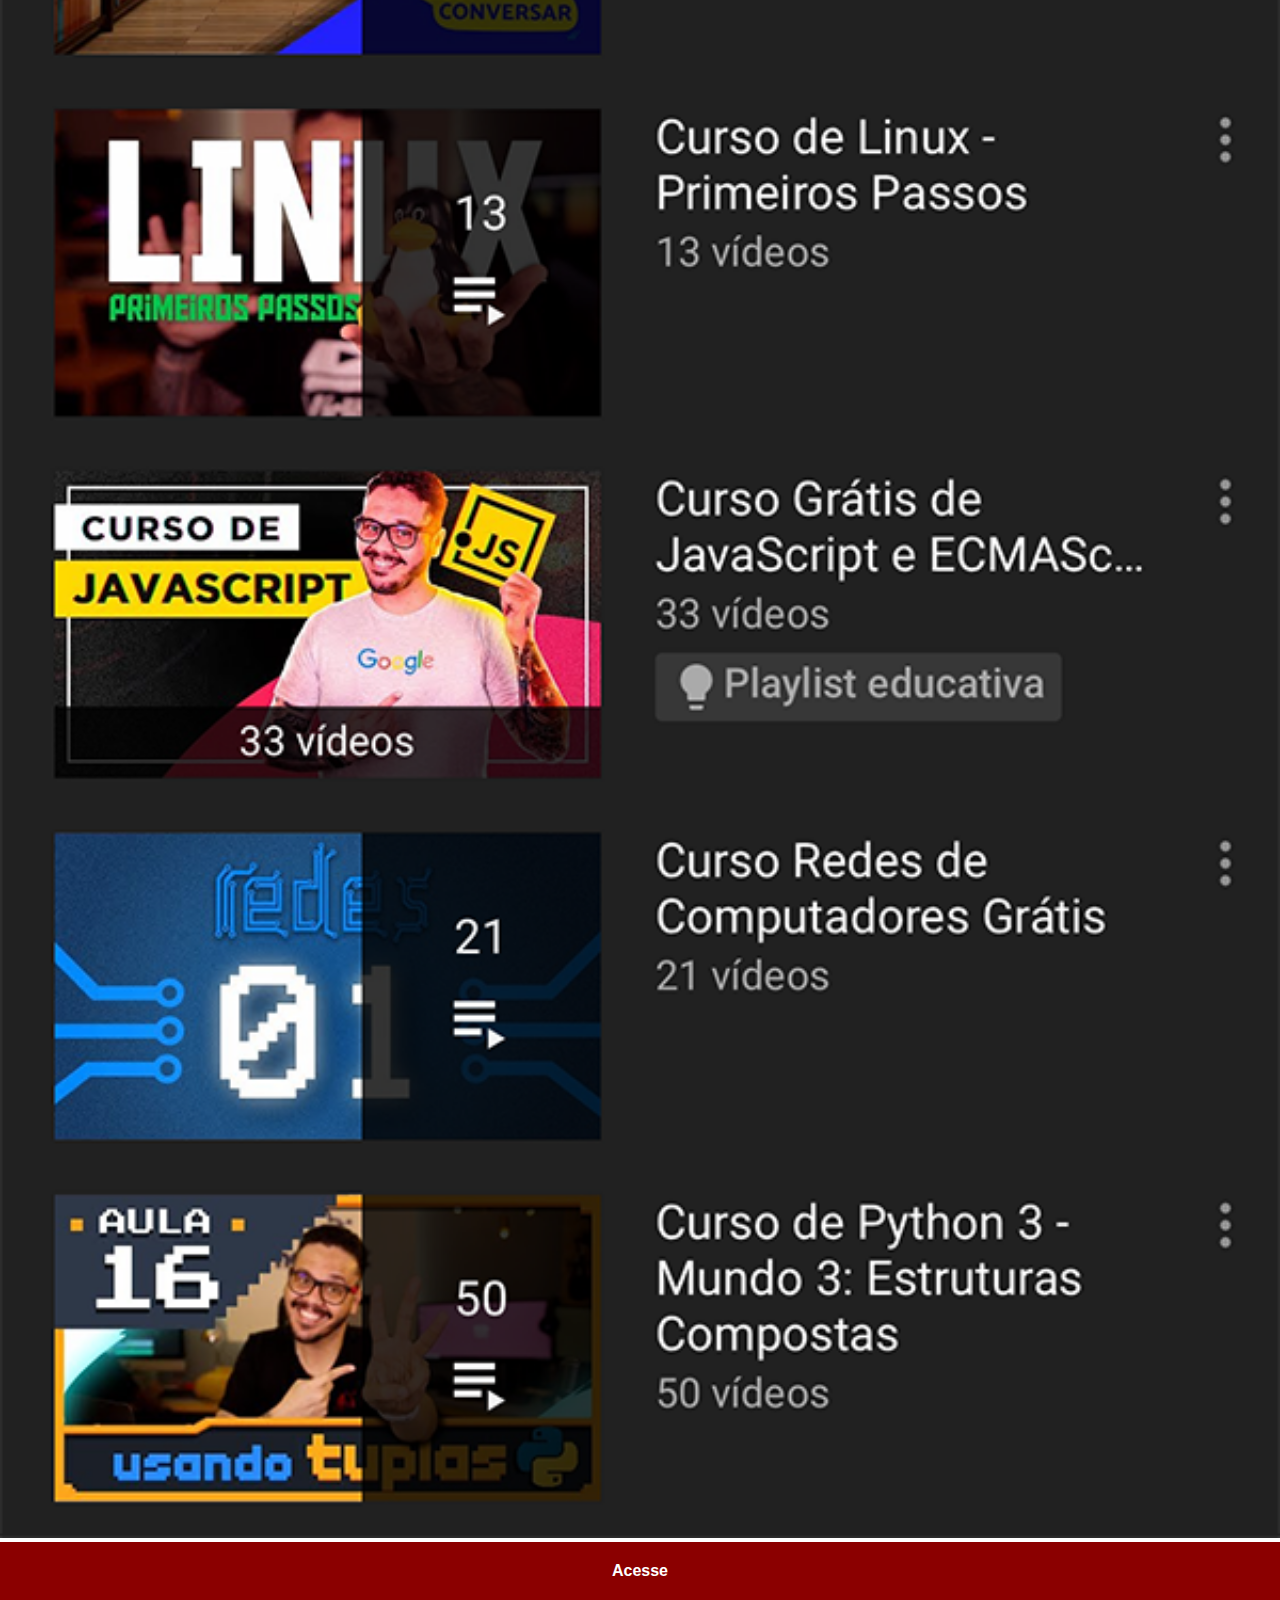
<file: youtube.html>
<!DOCTYPE html>
<html lang="pt-br">
<head>
    <meta charset="UTF-8">
    <meta http-equiv="X-UA-Compatible" content="IE=edge">
    <meta name="viewport" content="width=device-width, initial-scale=1.0">
    <title>YouTube</title>
    <link rel="stylesheet" href="estilos/social.css">
</head>
<body>
    <img src="imagens/tela-youtube.png" alt="">
    <a href="https://www.youtube.com/@CursoemVideo" target="_blank">Acesse</a>
</body>
</html>
</file>
<file: estilos/style.css>
@charset "UTF-8";

*{
    margin: 0px;
    padding: 0px;
}

html, body {
    height: 100vh;
    width: 100vw;
    background-color: black;
}

body{
    background: url('../imagens/fundo-madeira.jpg') no-repeat top center;
    background-size: cover;
    background-attachment: fixed;
}

main{
    height: 100vh;
    position: relative;
}

section#telefone{
    height: 627px;
    width: 311px;
    background-color: transparent;
    background-image: url('../imagens/frame-iphone.png');
    background-repeat: no-repeat;
    position: absolute;
    top: 50%;
    left: 50%;

    transform: translate(-50%, -50%);
}

iframe#tela{
    position: relative;
    top: 80px;
    left: 20px;

    width: 269px;
    height: 471px;

    transform: translate();
}

section#redesociais img{
   width: 50px;
   margin: 10px;
   border-radius: 50%;
   box-sizing: border-box;
   box-shadow: 2px 2px 5px rgba(0, 0, 0, 0.596);
}

section#redesociais {
    text-align: left;
}

section#redesociais img:hover{
    border: 2px solid white;
    transform: translate((-3px, -3px));
    box-shadow: 5px 5px 10px rgba(0, 0, 0, 0.596);
    transition: transform 0.5s, border 4s;
}
</file>
<file: estilos/social.css>
@charset "UTF-8";


    *{
        margin: 0px;
        padding: 0px;
        font-family: Arial, Helvetica, sans-serif;
    }

    ::-webkit-scrollbar{
        width: 0px;
        height: 0px;
    }

    img{
        width: 100vw;

    }

    a{
        display: block;
        background-color: darkred;
        padding: 20px;
        color: white;
        text-align: center;
        font-weight: bolder;
        text-decoration: none;
    }

    a:hover{
        background-color: red;
    }
</file>
